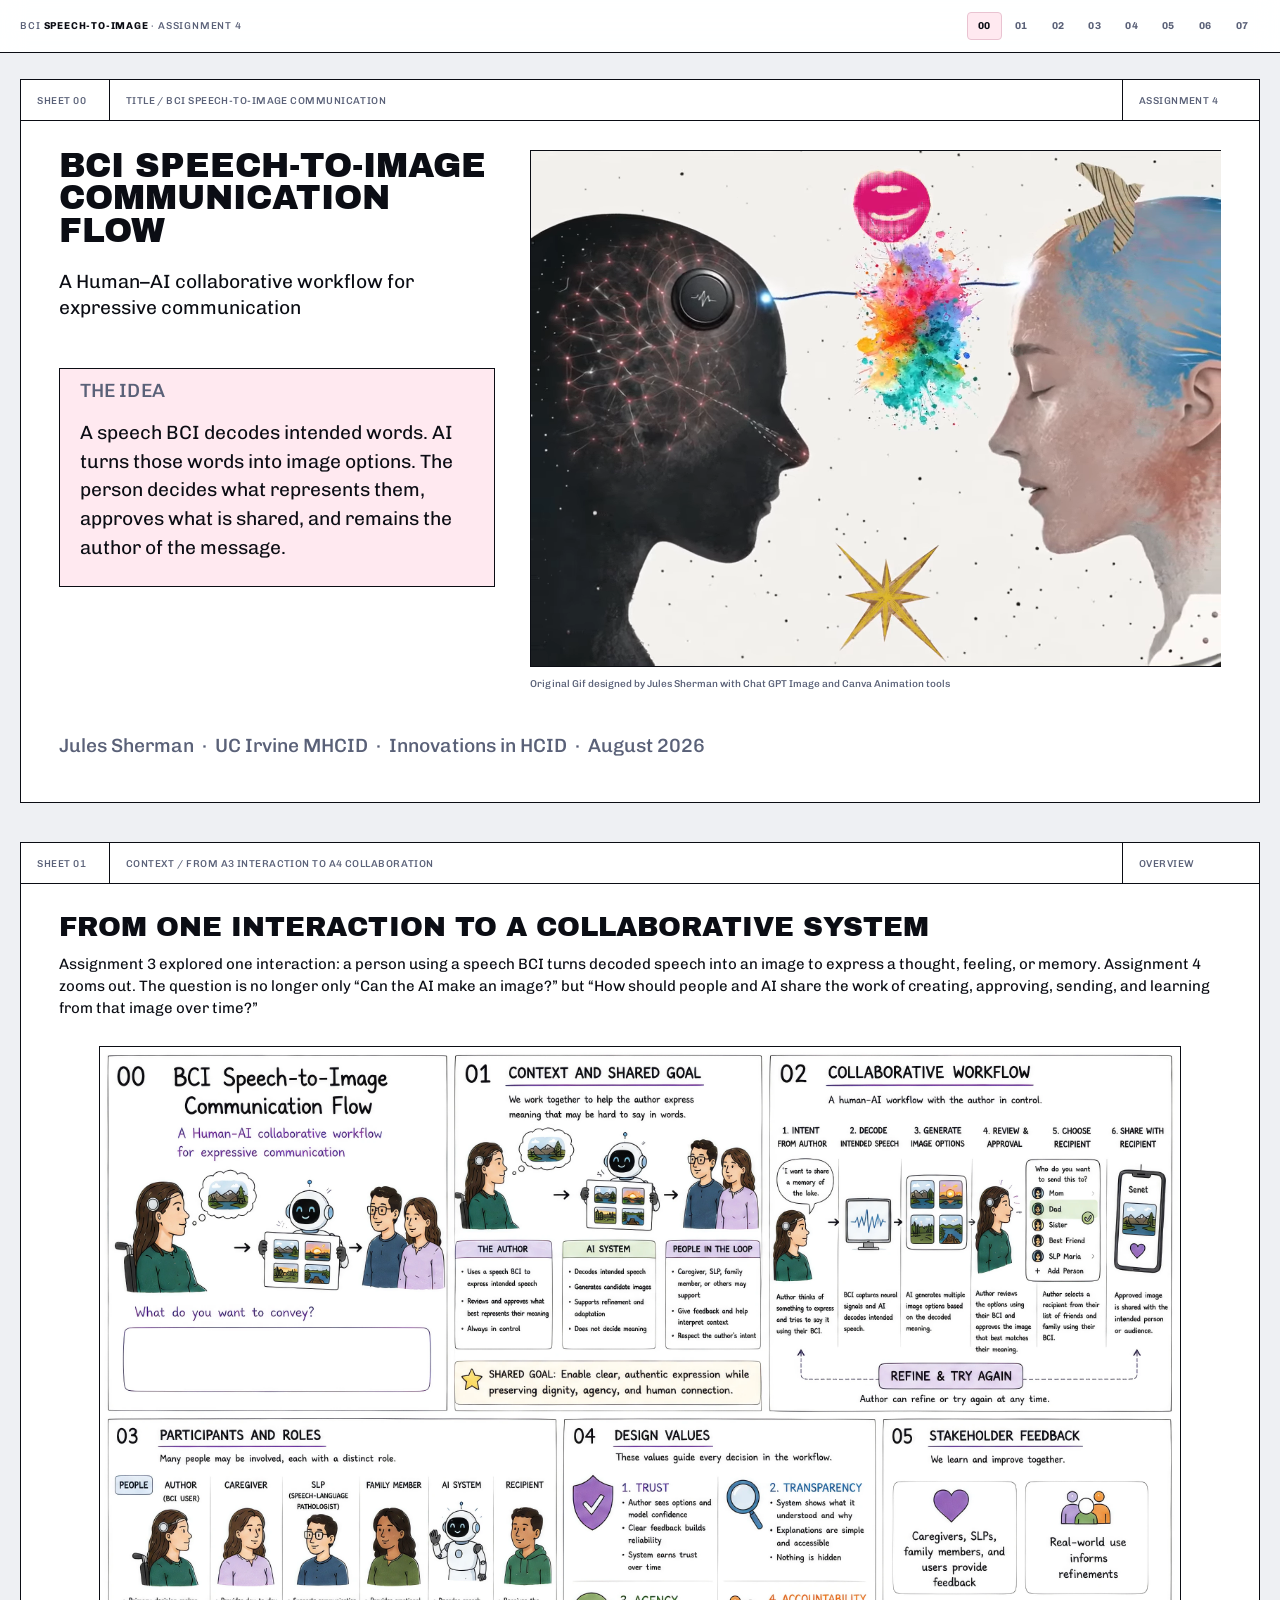
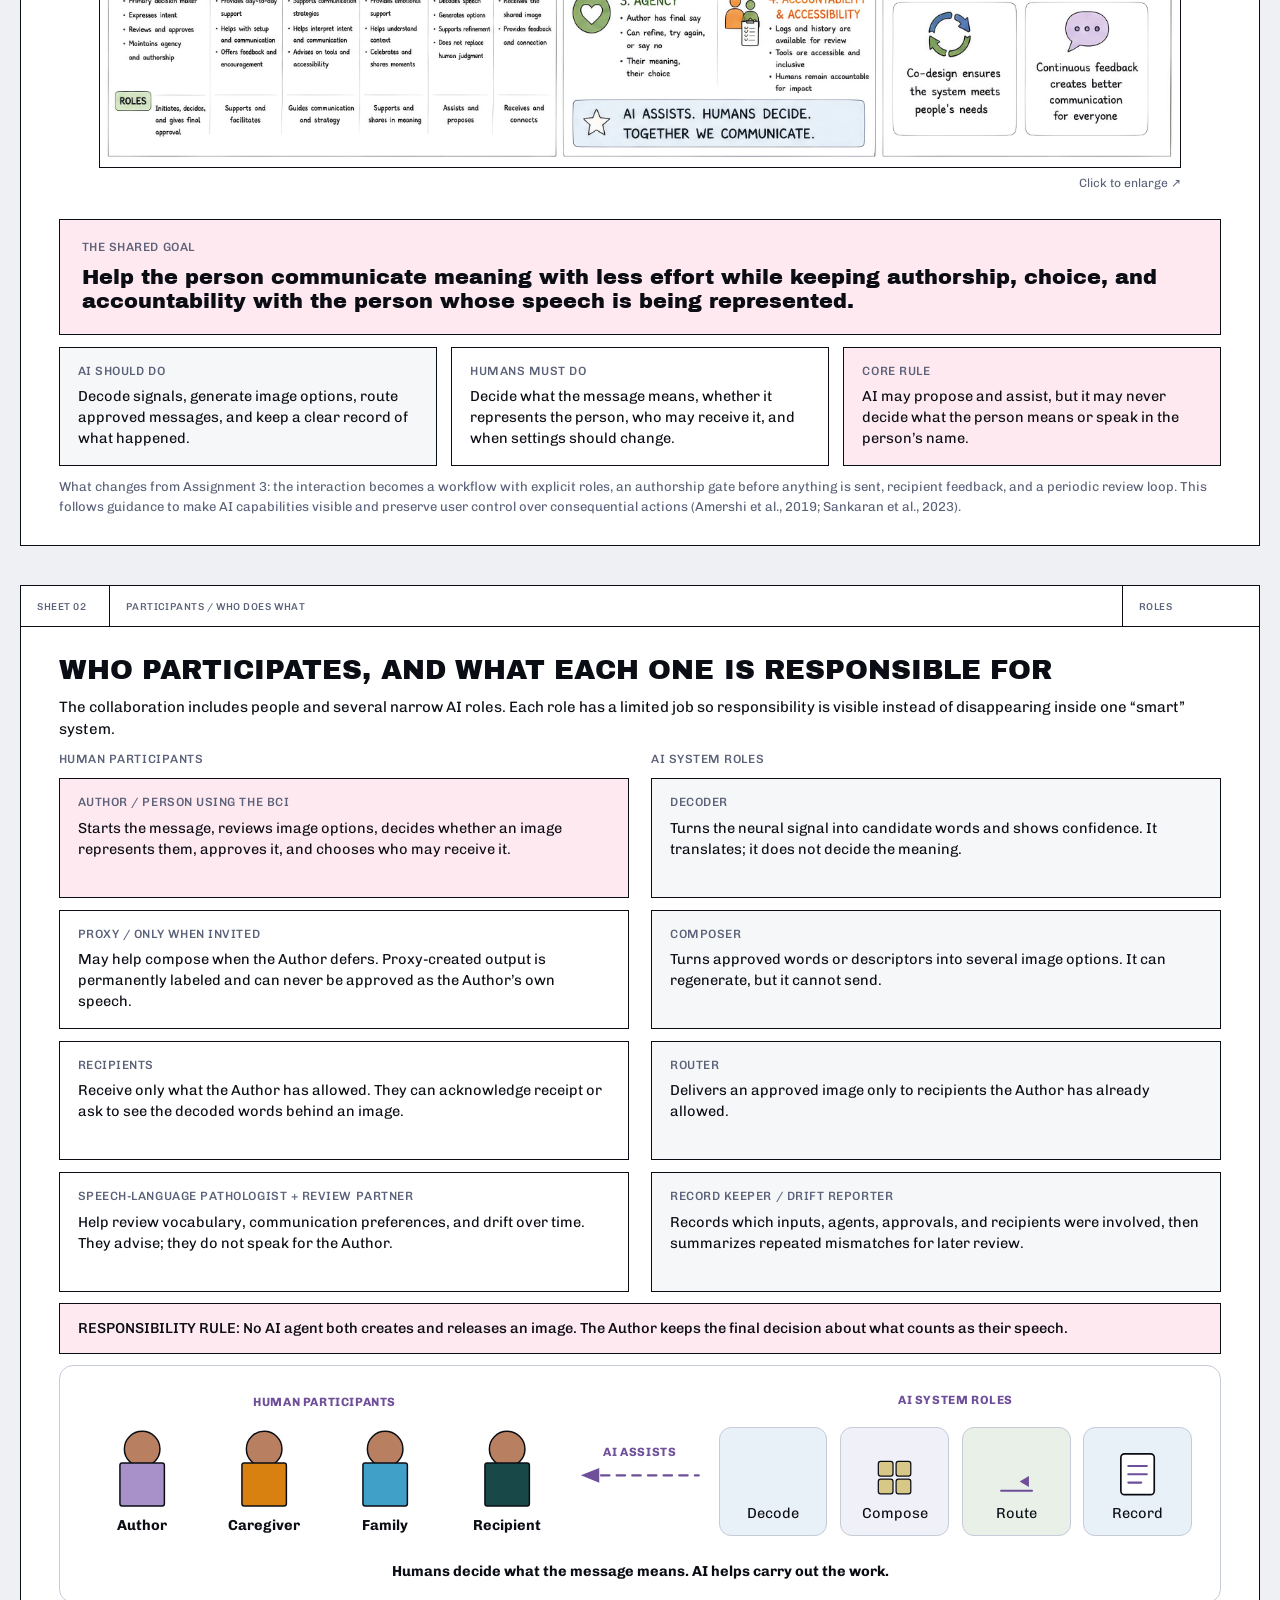
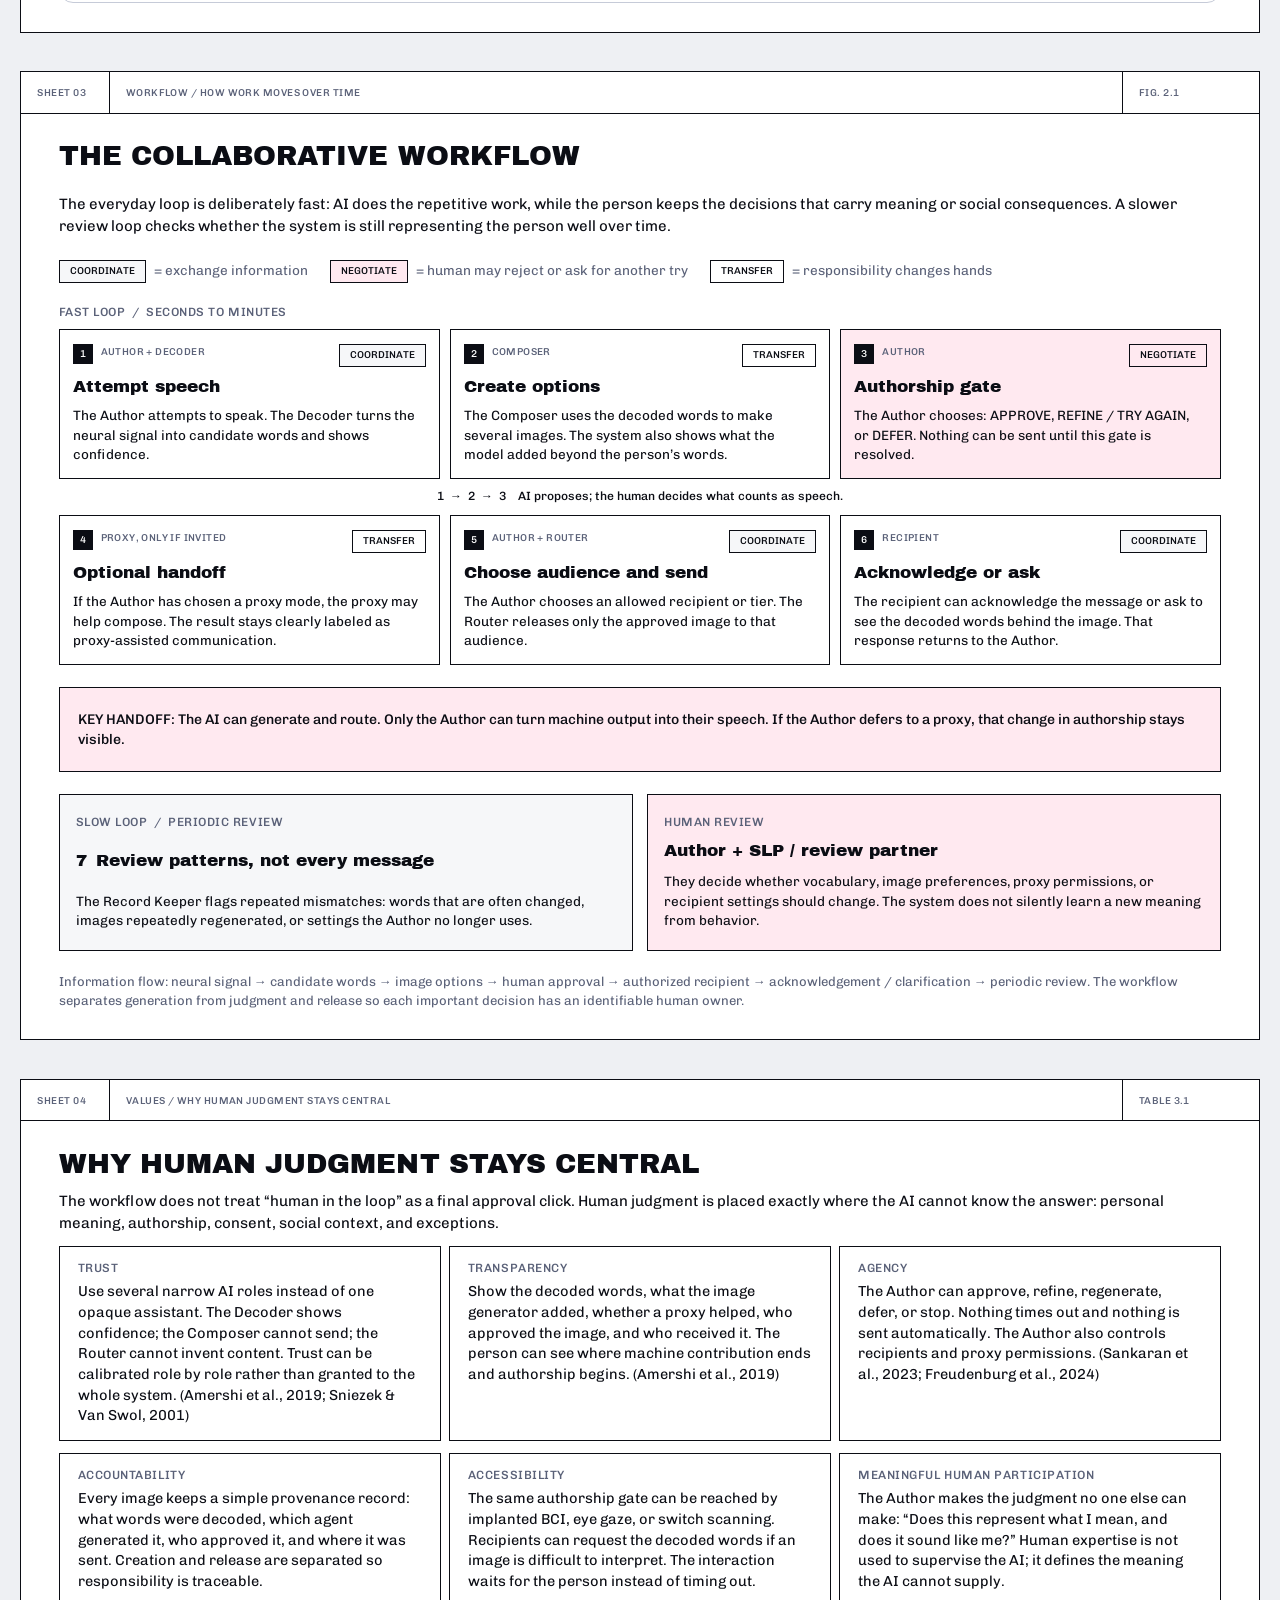
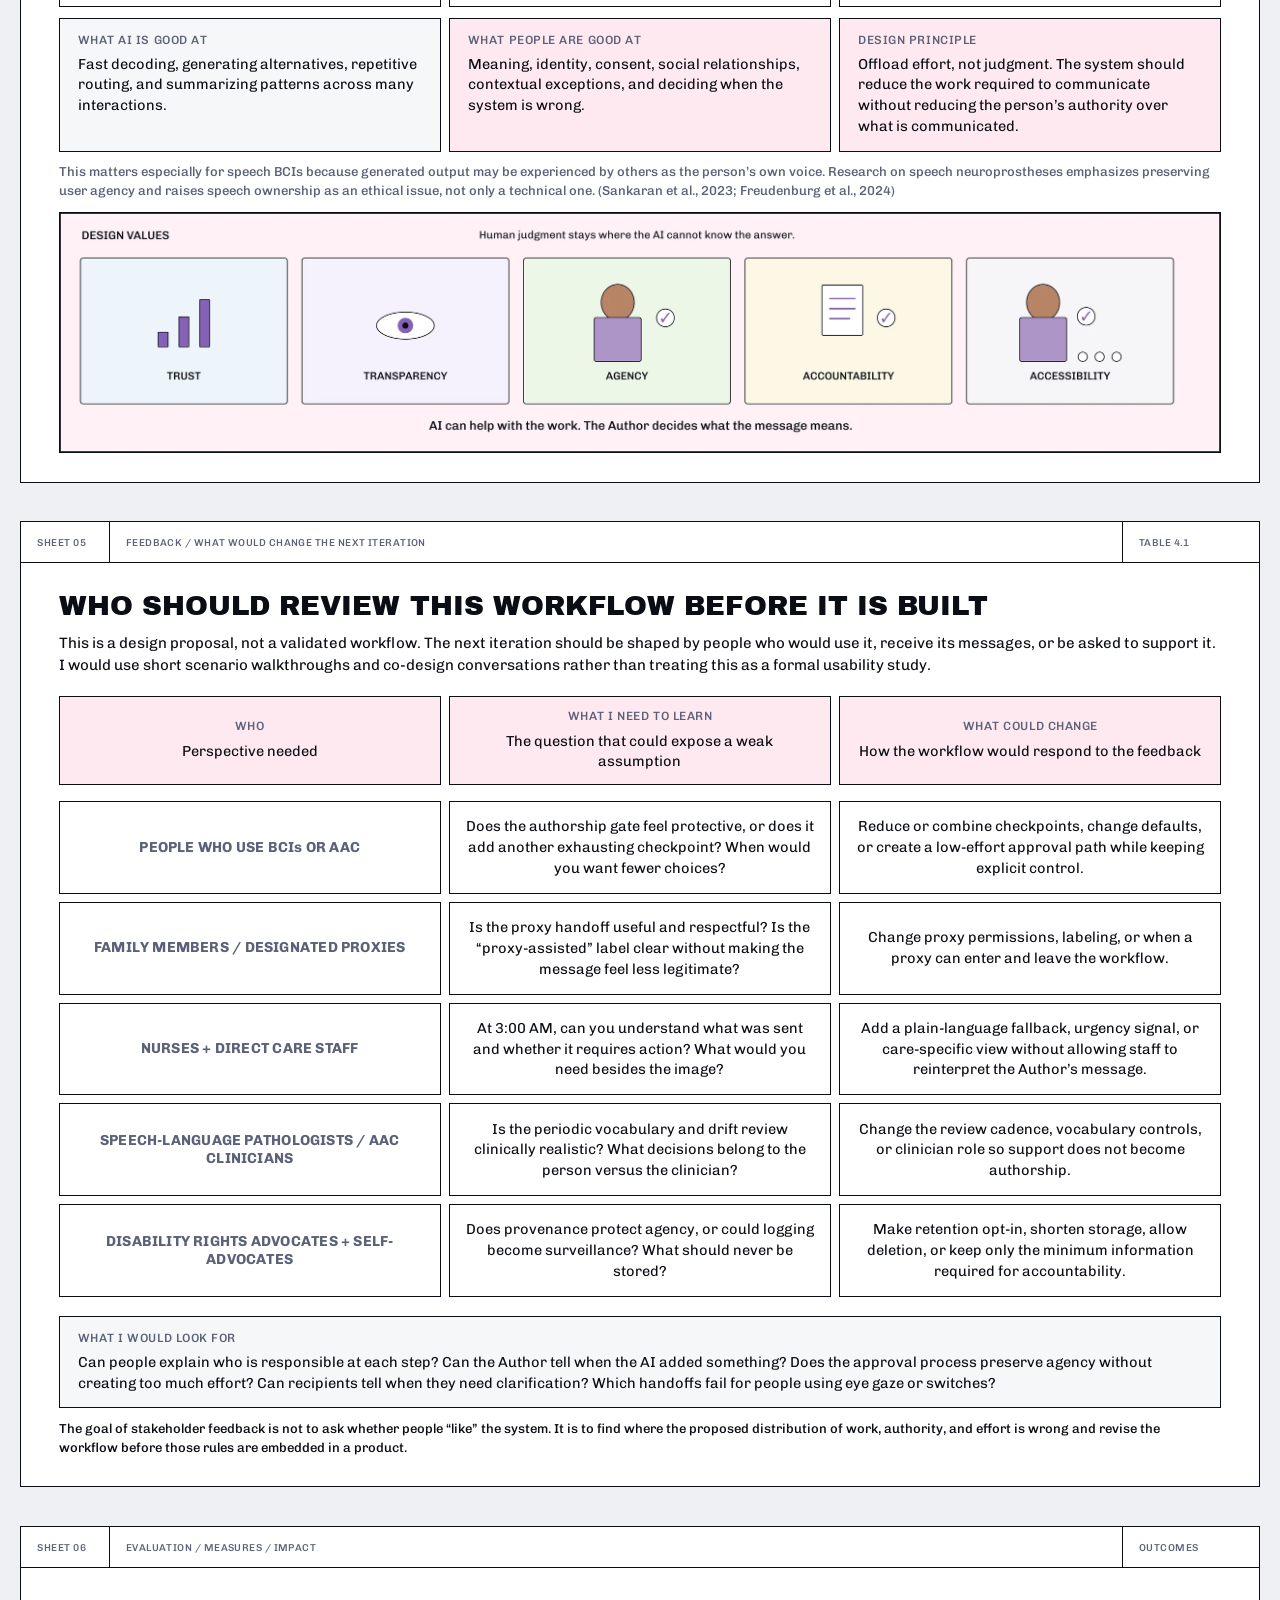
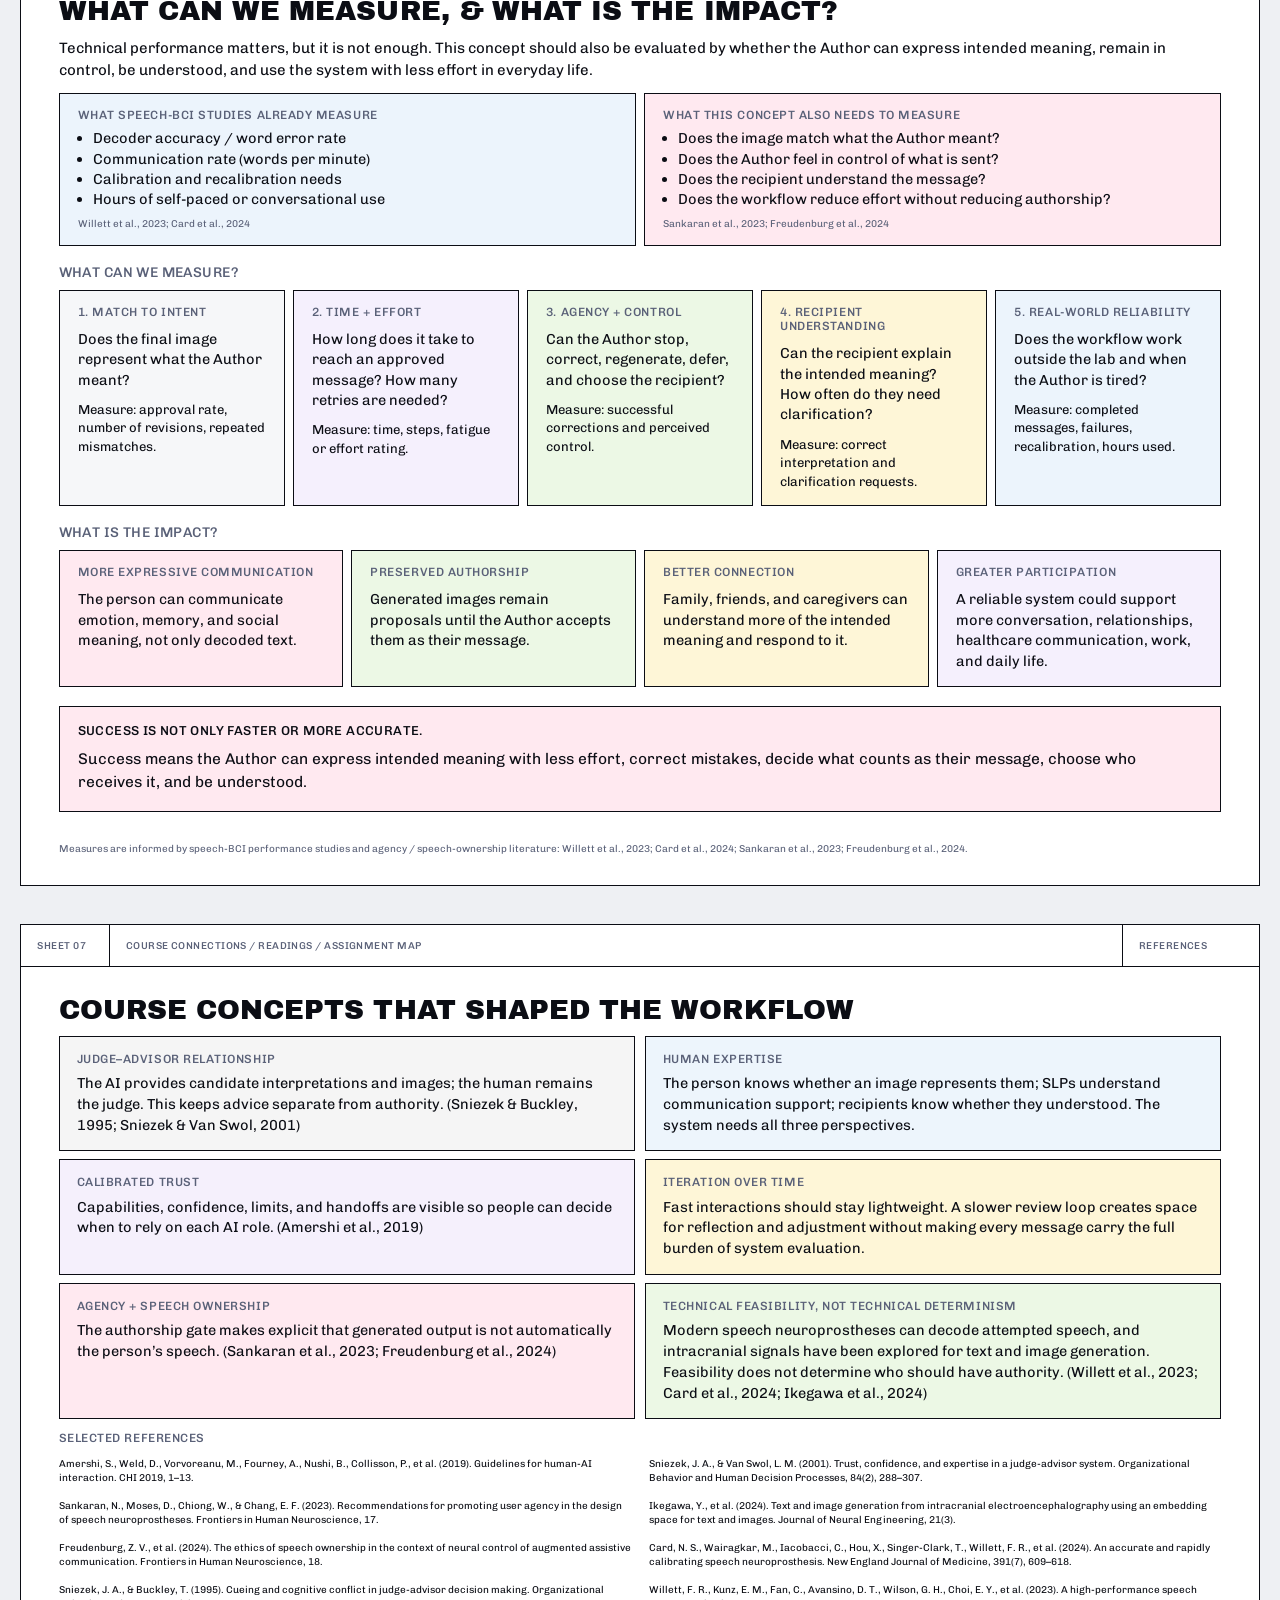
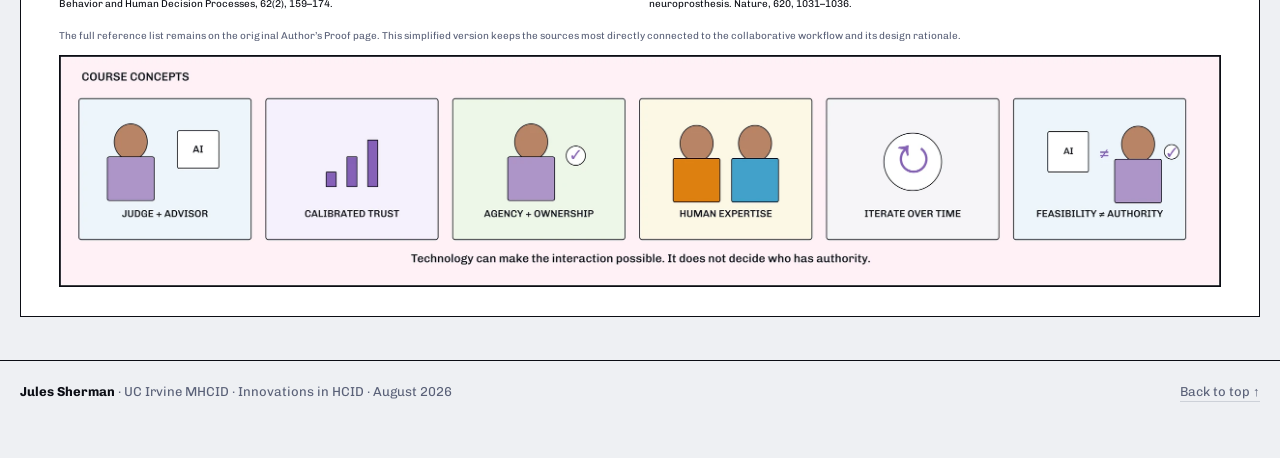
<file: index.html>
<!DOCTYPE html>
<html lang="en">
<head>
<meta charset="utf-8">
<meta name="viewport" content="width=device-width, initial-scale=1">
<title>BCI Speech-to-Image Communication Flow — Jules Sherman</title>
<meta name="description" content="A human-AI collaborative workflow for expressive communication. A speech BCI decodes intended words, AI turns them into image options, and the person remains the author of the message. Jules Sherman, UC Irvine MHCID, August 2026.">
<meta name="author" content="Jules Sherman">
<meta name="color-scheme" content="light">

<meta property="og:type" content="website">
<meta property="og:title" content="BCI Speech-to-Image Communication Flow">
<meta property="og:description" content="A human-AI collaborative workflow for expressive communication. Jules Sherman, UC Irvine MHCID.">
<meta property="og:url" content="https://bci-workflow.netlify.app/">
<meta property="og:image" content="https://bci-workflow.netlify.app/assets/bci-poster.jpg">
<meta property="og:image:alt" content="Two profile heads facing each other with colour, a bird, lips and stars passing between them.">
<meta name="twitter:card" content="summary_large_image">

<link rel="preload" href="assets/fonts/chivo-400.woff2" as="font" type="font/woff2" crossorigin>
<link rel="preload" href="assets/fonts/archivo-black-400.woff2" as="font" type="font/woff2" crossorigin>
<link rel="stylesheet" href="assets/sheets-v2.css">

<link rel="icon" href="data:image/svg+xml,<svg xmlns='http://www.w3.org/2000/svg' viewBox='0 0 100 100'><rect width='100' height='100' fill='%230b0d14'/><text y='73' x='50' text-anchor='middle' font-size='60' font-family='Helvetica,Arial' font-weight='bold' fill='%23fff'>B</text></svg>">

<style>
  /* ---- page chrome: navigation and footer around the sheets ---- */

  body { padding: 0; }

  .skip-link {
    position: absolute; left: -9999px; top: 0; z-index: 999;
    background: var(--ink); color: #fff; padding: 12px 18px;
    text-decoration: none; font-weight: 500;
  }
  .skip-link:focus { left: 8px; top: 8px; }

  .topbar {
    position: sticky; top: 0; z-index: 100;
    background: rgba(255,255,255,0.95);
    backdrop-filter: saturate(180%) blur(12px);
    -webkit-backdrop-filter: saturate(180%) blur(12px);
    border-bottom: var(--rule);
  }
  .topbar__inner {
    max-width: var(--maxw); margin: 0 auto;
    display: flex; align-items: center; gap: 18px;
    padding: 0 clamp(12px, 1.6vw, 22px); min-height: 52px;
  }
  .wordmark {
    font-size: var(--t-chrome); font-weight: 700; letter-spacing: 0.08em;
    text-transform: uppercase; color: var(--ink);
    text-decoration: none; white-space: nowrap;
    flex: 0 1 auto; min-width: 0; overflow: hidden; text-overflow: ellipsis;
  }
  .wordmark span { color: var(--muted); font-weight: 500; }

  /* a flex item will not shrink below its content unless min-width is
     cleared — without this the sheet numbers push the page sideways */
  .sheetnav { margin-left: auto; min-width: 0; flex: 0 1 auto; }
  .sheetnav ul {
    display: flex; gap: 2px; list-style: none; margin: 0; padding: 0;
    overflow-x: auto; scrollbar-width: none;
  }
  .sheetnav ul::-webkit-scrollbar { display: none; }
  .sheetnav a {
    display: block; padding: 6px 10px; border-radius: 4px;
    border: 1px solid transparent;
    font-size: var(--t-chrome); font-weight: 700; letter-spacing: 0.04em;
    color: var(--muted); text-decoration: none; white-space: nowrap;
  }
  .sheetnav a:hover { color: var(--ink); background: var(--panel); }
  .sheetnav a[aria-current="true"] {
    color: var(--ink); background: var(--pink); border-color: #e9c3d1;
  }
  .sheetnav .t { display: none; }

  main { padding: clamp(16px, 2vw, 30px) clamp(12px, 1.6vw, 22px) 4px; }

  .pagefoot {
    max-width: var(--maxw); margin: 0 auto;
    padding: 22px clamp(12px, 1.6vw, 22px) 56px;
    border-top: var(--rule);
    display: flex; flex-wrap: wrap; gap: 8px 26px; align-items: baseline;
    font-size: var(--t-foot); color: var(--muted);
  }
  .pagefoot strong { color: var(--ink); }
  .pagefoot .to-top {
    margin-left: auto; color: var(--muted); text-decoration: none;
    border-bottom: 1px solid var(--line, #cdd1d8);
  }
  .pagefoot .to-top:hover { color: var(--ink); }

  @media (max-width: 700px) {
    .wordmark { font-size: 10px; }
    .topbar__inner { gap: 10px; }
  }
</style>
</head>

<body>
<a class="skip-link" href="#sheet-00">Skip to the sheets</a>

<header class="topbar">
  <div class="topbar__inner">
    <a class="wordmark" href="#top"><span class="keepcase">BCI</span> Speech-to-Image <span>&middot; Assignment 4</span></a>
    <nav class="sheetnav" aria-label="Sheets">
      <ul>
      <li><a href="#sheet-00"><span class="n">00</span><span class="t">Title</span></a></li>
      <li><a href="#sheet-01"><span class="n">01</span><span class="t">Context and shared goal</span></a></li>
      <li><a href="#sheet-02"><span class="n">02</span><span class="t">Participants and roles</span></a></li>
      <li><a href="#sheet-03"><span class="n">03</span><span class="t">Collaborative workflow</span></a></li>
      <li><a href="#sheet-04"><span class="n">04</span><span class="t">Design values</span></a></li>
      <li><a href="#sheet-05"><span class="n">05</span><span class="t">Stakeholder feedback</span></a></li>
      <li><a href="#sheet-06"><span class="n">06</span><span class="t">Measures and impact</span></a></li>
      <li><a href="#sheet-07"><span class="n">07</span><span class="t">Course connections and references</span></a></li>
      </ul>
    </nav>
  </div>
</header>

<main>

<h1 class="sr-only" id="top">BCI speech-to-image communication flow &mdash; a human&ndash;AI collaborative workflow for expressive communication. Jules Sherman, UC Irvine MHCID, August 2026. Eight sheets.</h1>

<!-- ==================== Sheet 00 — Title ==================== -->
<style>
/* ---- Sheet 00 — title page ------------------------------------------
   Figma frame 1600x1100. Left column x=62 w=560, right column x=665
   w=887 (the video), gutter 43. Title 46px Archivo Black, subtitle /
   panel text / byline 24px Chivo, caption 12px. Every selector is
   scoped to #sheet-00.                                               */

#sheet-00 .s00-cols {
  display: grid;
  grid-template-columns: minmax(0, 560fr) minmax(0, 887fr);
  gap: clamp(16px, 2.7vw, 43px);
  align-items: start;
}

#sheet-00 .s00-left {
  display: flex;
  flex-direction: column;
  gap: clamp(12px, 1.4vw, 22px);
  min-width: 0;
}

/* the title on this sheet is far larger than on the other sheets */
#sheet-00 .sheet__title {
  font-size: clamp(22px, 2.66vw, 43px);
  line-height: 0.96;
  letter-spacing: 0;
  /* Archivo Black overshoots a 0.96 line box by ~2px; reserve room so
     nothing is ever cut off at the bottom of the block */
  padding-bottom: max(3px, 0.08em);
}

#sheet-00 .s00-sub {
  margin: 0;
  font-size: clamp(16px, 1.5vw, 24px);
  line-height: 1.35;
  color: var(--ink);
}

/* Figma: 59px between the subtitle and the pink panel */
#sheet-00 .s00-idea {
  margin-top: clamp(6px, 2.3vw, 37px);
  padding: clamp(11px, 0.88vw, 14px) clamp(14px, 1.56vw, 25px) clamp(16px, 1.8vw, 29px);
}
#sheet-00 .s00-idea .panel__label {
  margin-bottom: clamp(9px, 1.38vw, 22px);
  font-size: clamp(15px, 1.5vw, 24px);
  line-height: 1.1;
  letter-spacing: 0.01em;
}
#sheet-00 .s00-idea .panel__body {
  font-size: clamp(15px, 1.5vw, 24px);
  line-height: 1.5;
}

/* ---- the animation, 887 x 664 in the Figma frame ---- */
#sheet-00 .film { margin: 0; min-width: 0; }
#sheet-00 .film video {
  display: block;
  width: 100%;
  height: auto;
  aspect-ratio: 887 / 664;
  object-fit: cover;
  border: var(--rule);
  background: var(--paper);
}
#sheet-00 .film figcaption {
  margin-top: clamp(8px, 0.81vw, 13px);
  font-size: var(--t-chrome);
  font-weight: 500;
  line-height: 1.3;
  color: var(--muted);
}

#sheet-00 .s00-byline {
  margin: clamp(14px, 2.5vw, 40px) 0 clamp(4px, 1.2vw, 20px);
  font-size: clamp(14px, 1.5vw, 24px);
  font-weight: 500;
  line-height: 1.25;
  color: var(--muted);
  white-space: pre-wrap;
}

@media (max-width: 860px) {
  #sheet-00 .s00-cols { grid-template-columns: 1fr; }
}
</style>

<section class="sheet" id="sheet-00" aria-labelledby="s00-title">
  <div class="sheet__head">
    <span class="is-num">Sheet 00</span>
    <span class="is-topic">Title / <span class="keepcase">BCI</span> speech-to-image communication</span>
    <span class="is-tag">Assignment 4</span>
  </div>

  <div class="sheet__body">
    <div class="s00-cols">
      <div class="s00-left">
        <h2 class="sheet__title" id="s00-title"><span class="keepcase">BCI</span> speech-to-image communication flow</h2>

        <p class="s00-sub">A Human&ndash;<span class="keepcase">AI</span> collaborative workflow for expressive communication</p>

        <div class="panel panel--pink s00-idea">
          <h3 class="panel__label">The idea</h3>
          <p class="panel__body">A speech <span class="keepcase">BCI</span> decodes intended words. <span class="keepcase">AI</span> turns those words into image options. The person decides what represents them, approves what is shared, and remains the author of the message.</p>
        </div>
      </div>

      <figure class="film">
        <video poster="assets/bci-poster.jpg" autoplay muted loop playsinline preload="metadata"
               aria-label="Two profile heads face each other. The left head is dark, lit by a glowing neural network, with a circular sensor on the temple; the right head is pale, coloured in blue and rust. Passing between them is a burst of rainbow watercolour, bright pink lips, a paper bird and gold stars &mdash; a thought travelling from one person to the other as an image.">
          <source src="assets/bci-animation.mp4" type="video/mp4">
          <source src="assets/bci-animation.webm" type="video/webm">
        </video>
        <figcaption>Original Gif designed by Jules Sherman with Chat GPT Image and Canva Animation tools</figcaption>
      </figure>
    </div>

    <p class="s00-byline">Jules Sherman  &middot;  UC Irvine <span class="keepcase">MHCID</span>  &middot;  Innovations in <span class="keepcase">HCID</span>  &middot;  August 2026</p>
  </div>
</section>

<!-- ==================== Sheet 01 — Context and shared goal ==================== -->
<style>
/* ------------------------------------------------------------------
   Sheet 01 — CONTEXT AND SHARED GOAL
   Every selector is scoped to #sheet-01 so nothing leaks into a
   sibling sheet. Values come from the Figma frame 184:3.
   ------------------------------------------------------------------ */

/* the storyboard illustration. The figure, its zoom link, its caption
   and the magnifying lens are all styled in sheets.css now, because
   Sheets 04 and 07 use exactly the same treatment. */
#sheet-01 .fig img { display: block; width: 100%; height: auto; }

/* the pink "shared goal" panel — Figma pads it 20px/22px and sets the
   statement in Archivo Black 26px/1.18 rather than body Chivo */
#sheet-01 .goal { padding: 20px 22px; }
#sheet-01 .goal .panel__label { margin-bottom: 10px; }
#sheet-01 .goal__statement {
  margin: 0;
  font-family: "Archivo Black", "Arial Black", sans-serif;
  font-weight: 400;
  font-size: clamp(17px, 1.63vw, 26px);
  line-height: 1.18;
}

/* the three label/description boxes — a description list laid out as
   three equal columns. No fixed height: the boxes are grid siblings so
   they already match, and text can grow without clipping. */
#sheet-01 .split {
  margin: 0;
  display: grid;
  grid-template-columns: repeat(3, minmax(0, 1fr));
  gap: clamp(10px, 1.13vw, 18px);
}
#sheet-01 .split > div {
  display: flex;
  flex-direction: column;
  gap: 8px;
  border: var(--rule);
  background: var(--panel);
  padding: 16px 18px;
}
#sheet-01 .split > .is-paper { background: var(--paper); }
#sheet-01 .split > .is-pink  { background: var(--pink); }
#sheet-01 .split dt {
  font-size: clamp(12px, 0.88vw, 14px);
  font-weight: 500;
  letter-spacing: 0.045em;
  line-height: 1.2;
  text-transform: uppercase;
  color: var(--muted);
}
#sheet-01 .split dd {
  margin: 0;
  font-size: clamp(14.5px, 1vw, 16px);
  line-height: 1.45;
}

/* Figma sets the closing note in regular weight at 15px */
#sheet-01 .sheet__note--quiet {
  font-weight: 400;
  font-size: clamp(13px, 0.94vw, 15px);
  line-height: 1.5;
}

@media (max-width: 860px) {
  #sheet-01 .split { grid-template-columns: minmax(0, 1fr); }
}

</style>

<section class="sheet" id="sheet-01" aria-labelledby="s01-title">
  <div class="sheet__head">
    <span class="is-num">Sheet 01</span>
    <span class="is-topic">Context / from <span class="keepcase">A3</span> interaction to <span class="keepcase">A4</span> collaboration</span>
    <span class="is-tag">Overview</span>
  </div>

  <div class="sheet__body">
    <h2 class="sheet__title" id="s01-title">From one interaction to a collaborative system</h2>

    <p class="sheet__intro">Assignment 3 explored one interaction: a person using a speech BCI turns decoded speech into an image to express a thought, feeling, or memory. Assignment 4 zooms out. The question is no longer only &ldquo;Can the AI make an image?&rdquo; but &ldquo;How should people and AI share the work of creating, approving, sending, and learning from that image over time?&rdquo;</p>

    <figure class="fig">
      <a class="zoom" href="assets/fig/fig-01-storyboard-v2.webp" aria-label="Enlarge the storyboard">
        <img src="assets/fig/fig-01-storyboard-v2.webp" width="3072" height="2048" loading="lazy" alt="Hand-drawn storyboard of six panels numbered 00 to 05 that tells the whole project as a sequence. Panel 00 is the title page, &lsquo;BCI Speech-to-Image Communication Flow &mdash; a human-AI collaborative workflow for expressive communication&rsquo;, drawn as an author in a wheelchair wearing a BCI headset picturing a lake, a friendly robot holding up four candidate images, and two people receiving them, under the question &lsquo;What do you want to convey?&rsquo;. Panel 01, Context and shared goal, sorts the participants into three boxes &mdash; the author (uses a speech BCI, reviews and approves what best represents their meaning, always in control), the AI system (decodes intended speech, generates candidate images, does not decide meaning), and people in the loop (caregiver, SLP or family who give feedback, help interpret context and respect the author&rsquo;s intent) &mdash; and closes on a starred shared goal: enable clear, authentic expression while preserving dignity, agency and human connection. Panel 02, Collaborative workflow, is the part only the picture carries: six steps run left to right &mdash; 1 intent from author, 2 decode intended speech, 3 generate image options, 4 review and approval, 5 choose recipient, 6 share with recipient &mdash; drawn as a speech bubble saying &lsquo;I want to share a memory of the lake&rsquo;, a monitor showing a neural waveform, a grid of four generated landscapes, the author approving one, a contact picker listing Mom, Dad, Sister, Best Friend and SLP Maria with Dad selected, and a phone showing the sent image; a dashed &lsquo;refine and try again&rsquo; loop runs from the last step back to the first, so the author can restart at any time. Panel 03, Participants and roles, is a six-column chart &mdash; author (BCI user), caregiver, SLP, family member, AI system and recipient &mdash; each with a portrait, a list of responsibilities, and a one-line summary of the role. Panel 04, Design values, pairs four icons with 1 trust, 2 transparency, 3 agency, and 4 accountability and accessibility, ending on the banner &lsquo;AI assists. Humans decide. Together we communicate.&rsquo; Panel 05, Stakeholder feedback, holds four cards: caregivers, SLPs, family members and users provide feedback; real-world use informs refinements; co-design ensures the system meets people&rsquo;s needs; continuous feedback creates better communication for everyone. Much of this wording is repeated as text on the sheets that follow; what the drawing adds is the numbered narrative order and the visual chain of the six workflow steps with its refinement loop.">
      </a>
      <figcaption><a href="assets/fig/fig-01-storyboard-v2.webp" target="_blank" rel="noopener">Click to enlarge &#8599;</a></figcaption>
    </figure>

    <div class="panel panel--pink goal">
      <h3 class="panel__label">The shared goal</h3>
      <p class="goal__statement">Help the person communicate meaning with less effort while keeping authorship, choice, and accountability with the person whose speech is being represented.</p>
    </div>

    <dl class="split">
      <div>
        <dt><span class="keepcase">AI</span> should do</dt>
        <dd>Decode signals, generate image options, route approved messages, and keep a clear record of what happened.</dd>
      </div>
      <div class="is-paper">
        <dt>Humans must do</dt>
        <dd>Decide what the message means, whether it represents the person, who may receive it, and when settings should change.</dd>
      </div>
      <div class="is-pink">
        <dt>Core rule</dt>
        <dd>AI may propose and assist, but it may never decide what the person means or speak in the person&rsquo;s name.</dd>
      </div>
    </dl>

    <p class="sheet__note sheet__note--quiet">What changes from Assignment 3: the interaction becomes a workflow with explicit roles, an authorship gate before anything is sent, recipient feedback, and a periodic review loop. This follows guidance to make AI capabilities visible and preserve user control over consequential actions (Amershi et al., 2019; Sankaran et al., 2023).</p>
  </div>
</section>

<!-- ==================== Sheet 02 — Participants and roles ==================== -->
<style>
/* Sheet 02 — two parallel columns of role / responsibility pairs.
   Every selector is scoped to #sheet-02 so nothing leaks to other sheets.
   Figma: columns gap 22px, boxes gap 12px, box padding 16px 18px,
   label-to-body gap 8px. The four boxes in each column share one height
   (the Figma file forces the short ROUTER box to match), which is why the
   two lists are equal-row grids inside stretched flex columns. */

#sheet-02 .roles {
  display: flex;
  align-items: stretch;
  gap: 22px;
}

#sheet-02 .roles__col {
  flex: 1 1 0;
  min-width: 0;
  display: flex;
  flex-direction: column;
  gap: 12px;
}

#sheet-02 .roles__head {
  margin: 0;
  font-size: var(--t-label);
  font-weight: 500;
  letter-spacing: 0.045em;
  line-height: 1.2;
  text-transform: uppercase;
  color: var(--muted);
}

/* equal rows, but each row can still grow past its share, so text
   never clips when it wraps to more lines */
#sheet-02 .roles__list {
  margin: 0;
  flex: 1 1 auto;
  display: grid;
  grid-template-rows: repeat(4, 1fr);
  gap: 12px;
}

#sheet-02 .role { padding: 16px 18px; }
#sheet-02 .role .panel__label { margin-bottom: 8px; }
#sheet-02 .role .panel__body { line-height: 1.45; }

#sheet-02 .rule-band .panel__body {
  font-weight: 500;
  line-height: 1.4;
}
#sheet-02 .rule-band .rule__lead { text-transform: uppercase; }

/* ---- participants / AI roles diagram ----------------------------
   Rebuilt from the Figma illustration as real markup so the two group
   labels can sit centred over their own group, the "AI assists" arrow
   can be drawn cleanly, and the words are readable by a screen reader
   instead of being locked inside a picture.
   Colours sampled from the original artwork.                        */

#sheet-02 .rolesviz {
  --s2-skin:      #b88060;
  --s2-author:    #a890c8;
  --s2-caregiver: #d88010;
  --s2-family:    #40a0c8;
  --s2-recipient: #184848;
  --s2-purple:    #6f4f99;
  --s2-decode:    #e8f0f8;
  --s2-compose:   #f0f0f8;
  --s2-route:     #e8f0e8;
  --s2-record:    #e8f0f8;
  --s2-tile:      #d8c888;
  --s2-boxline:   #c6cbd8;

  margin: 0;
  border: 1px solid var(--s2-boxline);
  border-radius: 14px;
  padding: clamp(16px, 2vw, 30px) clamp(14px, 2.2vw, 34px) clamp(14px, 1.6vw, 24px);
  background: var(--paper);
}

#sheet-02 .rv {
  display: grid;
  grid-template-columns: 1fr clamp(84px, 11%, 150px) 1fr;
  align-items: center;
  gap: clamp(8px, 1.4vw, 22px);
}

/* the label sits over its own group and is centred on it */
#sheet-02 .rv__head {
  margin: 0 0 clamp(10px, 1.4vw, 20px);
  text-align: center;
  font-size: var(--t-label);
  font-weight: 700;
  letter-spacing: 0.05em;
  text-transform: uppercase;
  color: var(--s2-purple);
}

#sheet-02 .rv__row {
  list-style: none;
  margin: 0;
  padding: 0;
  display: grid;
  grid-template-columns: repeat(4, 1fr);
  gap: clamp(6px, 1vw, 16px);
  align-items: end;
}

/* --- people --- */

#sheet-02 .rv__person {
  display: flex;
  flex-direction: column;
  align-items: center;
  gap: 8px;
}
#sheet-02 .rv__fig {
  display: block;
  width: clamp(42px, 4.4vw, 72px);
  height: auto;
}
#sheet-02 .rv__name {
  font-size: var(--t-body);
  font-weight: 700;
  text-align: center;
  line-height: 1.2;
}

/* --- AI role boxes --- */

#sheet-02 .rv__box {
  border: 1px solid var(--s2-boxline);
  border-radius: 12px;
  background: var(--boxbg, var(--s2-decode));
  aspect-ratio: 1 / 1;
  display: flex;
  flex-direction: column;
  align-items: center;
  justify-content: flex-end;
  gap: 8px;
  padding: clamp(8px, 1vw, 16px);
  text-align: center;
}
#sheet-02 .rv__box--decode  { --boxbg: var(--s2-decode); }
#sheet-02 .rv__box--compose { --boxbg: var(--s2-compose); }
#sheet-02 .rv__box--route   { --boxbg: var(--s2-route); }
#sheet-02 .rv__box--record  { --boxbg: var(--s2-record); }

#sheet-02 .rv__glyph {
  display: block;
  width: clamp(26px, 2.9vw, 48px);
  height: auto;
  margin-top: auto;
}
#sheet-02 .rv__box .rv__name { font-weight: 400; }

/* --- the connector --- */

#sheet-02 .rv__link {
  margin: 0;
  display: flex;
  flex-direction: column;
  align-items: center;
  gap: 7px;
}
#sheet-02 .rv__linktext {
  font-size: var(--t-label);
  font-weight: 700;
  letter-spacing: 0.05em;
  text-transform: uppercase;
  color: var(--s2-purple);
  white-space: nowrap;
}
#sheet-02 .rv__arrow { display: block; width: 100%; height: auto; }

#sheet-02 .rv__caption {
  margin: clamp(16px, 2vw, 30px) 0 0;
  text-align: center;
  font-weight: 700;
  line-height: 1.4;
}

/* Two separate arrows rather than one rotated one: a rotated SVG keeps its
   original footprint in the layout, so it slides over the text next to it. */
#sheet-02 .rv__arrow--down { display: none; }

@media (max-width: 860px) {
  #sheet-02 .rv { grid-template-columns: 1fr; gap: 4px; }
  #sheet-02 .rv__link { padding: 4px 0 10px; gap: 8px; }
  #sheet-02 .rv__arrow--across { display: none; }
  #sheet-02 .rv__arrow--down {
    display: block;
    width: 16px;
    height: clamp(40px, 8vw, 62px);
  }
  /* square boxes get very tall once they are two-up, so let them shrink */
  #sheet-02 .rv__box {
    aspect-ratio: auto;
    min-height: clamp(96px, 22vw, 150px);
  }
  #sheet-02 .rv__glyph { margin-top: 0; }
}

@media (max-width: 520px) {
  #sheet-02 .rv__row { grid-template-columns: repeat(2, 1fr); gap: 14px 12px; }
}

@media (max-width: 860px) {
  #sheet-02 .roles { flex-direction: column; gap: 18px; }
  #sheet-02 .roles__list { display: flex; flex-direction: column; }
}

</style>

<section class="sheet" id="sheet-02" aria-labelledby="s02-title">
  <div class="sheet__head">
    <span class="is-num">Sheet 02</span>
    <span class="is-topic">Participants / who does what</span>
    <span class="is-tag">Roles</span>
  </div>

  <div class="sheet__body">
    <h2 class="sheet__title" id="s02-title">Who participates, and what each one is responsible for</h2>

    <p class="sheet__intro">The collaboration includes people and several narrow AI roles. Each role has a limited job so responsibility is visible instead of disappearing inside one &ldquo;smart&rdquo; system.</p>

    <div class="roles">
      <div class="roles__col">
        <h3 class="roles__head" id="s02-human">Human participants</h3>
        <dl class="roles__list" aria-labelledby="s02-human">
          <div class="panel panel--pink role">
            <dt class="panel__label">Author / person using the <span class="keepcase">BCI</span></dt>
            <dd class="panel__body">Starts the message, reviews image options, decides whether an image represents them, approves it, and chooses who may receive it.</dd>
          </div>
          <div class="panel panel--paper role">
            <dt class="panel__label">Proxy / only when invited</dt>
            <dd class="panel__body">May help compose when the Author defers. Proxy-created output is permanently labeled and can never be approved as the Author&rsquo;s own speech.</dd>
          </div>
          <div class="panel panel--paper role">
            <dt class="panel__label">Recipients</dt>
            <dd class="panel__body">Receive only what the Author has allowed. They can acknowledge receipt or ask to see the decoded words behind an image.</dd>
          </div>
          <div class="panel panel--paper role">
            <dt class="panel__label">Speech-language pathologist + review partner</dt>
            <dd class="panel__body">Help review vocabulary, communication preferences, and drift over time. They advise; they do not speak for the Author.</dd>
          </div>
        </dl>
      </div>

      <div class="roles__col">
        <h3 class="roles__head" id="s02-ai"><span class="keepcase">AI</span> system roles</h3>
        <dl class="roles__list" aria-labelledby="s02-ai">
          <div class="panel role">
            <dt class="panel__label">Decoder</dt>
            <dd class="panel__body">Turns the neural signal into candidate words and shows confidence. It translates; it does not decide the meaning.</dd>
          </div>
          <div class="panel role">
            <dt class="panel__label">Composer</dt>
            <dd class="panel__body">Turns approved words or descriptors into several image options. It can regenerate, but it cannot send.</dd>
          </div>
          <div class="panel role">
            <dt class="panel__label">Router</dt>
            <dd class="panel__body">Delivers an approved image only to recipients the Author has already allowed.</dd>
          </div>
          <div class="panel role">
            <dt class="panel__label">Record keeper / drift reporter</dt>
            <dd class="panel__body">Records which inputs, agents, approvals, and recipients were involved, then summarizes repeated mismatches for later review.</dd>
          </div>
        </dl>
      </div>
    </div>

    <div class="panel panel--pink rule-band">
      <p class="panel__body"><span class="rule__lead">Responsibility rule:</span> No AI agent both creates and releases an image. The Author keeps the final decision about what counts as their speech.</p>
    </div>

    <figure class="rolesviz">
      <div class="rv">
        <div class="rv__side">
          <p class="rv__head">Human participants</p>
          <ul class="rv__row rv__row--people">
          <li class="rv__person">
            <svg class="rv__fig" viewBox="0 0 76 108" aria-hidden="true" focusable="false">
              <circle cx="38" cy="27" r="24" fill="var(--s2-skin)" stroke="var(--ink)" stroke-width="2"/>
              <rect x="8" y="46" width="60" height="58" rx="3" fill="var(--s2-author)" stroke="var(--ink)" stroke-width="2"/>
            </svg>
            <span class="rv__name">Author</span>
          </li>
          <li class="rv__person">
            <svg class="rv__fig" viewBox="0 0 76 108" aria-hidden="true" focusable="false">
              <circle cx="38" cy="27" r="24" fill="var(--s2-skin)" stroke="var(--ink)" stroke-width="2"/>
              <rect x="8" y="46" width="60" height="58" rx="3" fill="var(--s2-caregiver)" stroke="var(--ink)" stroke-width="2"/>
            </svg>
            <span class="rv__name">Caregiver</span>
          </li>
          <li class="rv__person">
            <svg class="rv__fig" viewBox="0 0 76 108" aria-hidden="true" focusable="false">
              <circle cx="38" cy="27" r="24" fill="var(--s2-skin)" stroke="var(--ink)" stroke-width="2"/>
              <rect x="8" y="46" width="60" height="58" rx="3" fill="var(--s2-family)" stroke="var(--ink)" stroke-width="2"/>
            </svg>
            <span class="rv__name">Family</span>
          </li>
          <li class="rv__person">
            <svg class="rv__fig" viewBox="0 0 76 108" aria-hidden="true" focusable="false">
              <circle cx="38" cy="27" r="24" fill="var(--s2-skin)" stroke="var(--ink)" stroke-width="2"/>
              <rect x="8" y="46" width="60" height="58" rx="3" fill="var(--s2-recipient)" stroke="var(--ink)" stroke-width="2"/>
            </svg>
            <span class="rv__name">Recipient</span>
          </li>
          </ul>
        </div>

        <p class="rv__link">
          <span class="rv__linktext"><span class="keepcase">AI</span> assists</span>
          <svg class="rv__arrow rv__arrow--across" viewBox="0 0 132 16" aria-hidden="true" focusable="false">
            <line x1="24" y1="8" x2="130" y2="8" stroke="var(--s2-purple)" stroke-width="2.6"
                  stroke-dasharray="9 8" stroke-linecap="round"/>
            <path d="M2 8 L22 0 L22 16 Z" fill="var(--s2-purple)"/>
          </svg>
          <svg class="rv__arrow rv__arrow--down" viewBox="0 0 16 84" aria-hidden="true" focusable="false">
            <line x1="8" y1="82" x2="8" y2="26" stroke="var(--s2-purple)" stroke-width="2.6"
                  stroke-dasharray="9 8" stroke-linecap="round"/>
            <path d="M8 2 L16 22 L0 22 Z" fill="var(--s2-purple)"/>
          </svg>
          <span class="sr-only">The arrow points back towards the people: the <span class="keepcase">AI</span> roles support them.</span>
        </p>

        <div class="rv__side">
          <p class="rv__head"><span class="keepcase">AI</span> system roles</p>
          <ul class="rv__row rv__row--boxes">
          <li class="rv__box rv__box--decode">
            
            <span class="rv__name">Decode</span>
          </li>
          <li class="rv__box rv__box--compose">
            <svg class="rv__glyph" viewBox="0 0 48 48" aria-hidden="true" focusable="false">
              <rect x="3"  y="3"  width="19" height="19" rx="3" fill="var(--s2-tile)" stroke="var(--ink)" stroke-width="1.6"/>
              <rect x="26" y="3"  width="19" height="19" rx="3" fill="var(--s2-tile)" stroke="var(--ink)" stroke-width="1.6"/>
              <rect x="3"  y="26" width="19" height="19" rx="3" fill="var(--s2-tile)" stroke="var(--ink)" stroke-width="1.6"/>
              <rect x="26" y="26" width="19" height="19" rx="3" fill="var(--s2-tile)" stroke="var(--ink)" stroke-width="1.6"/>
            </svg>
            <span class="rv__name">Compose</span>
          </li>
          <li class="rv__box rv__box--route">
            <svg class="rv__glyph" viewBox="0 0 48 30" aria-hidden="true" focusable="false">
              <path d="M40 4 L28 11 L40 18 Z" fill="var(--s2-purple)"/>
              <line x1="4" y1="23" x2="44" y2="23" stroke="var(--s2-purple)" stroke-width="2.6" stroke-linecap="round"/>
            </svg>
            <span class="rv__name">Route</span>
          </li>
          <li class="rv__box rv__box--record">
            <svg class="rv__glyph" viewBox="0 0 40 48" aria-hidden="true" focusable="false">
              <rect x="2" y="2" width="36" height="44" rx="4" fill="#fff" stroke="var(--ink)" stroke-width="1.8"/>
              <line x1="10" y1="15" x2="30" y2="15" stroke="var(--s2-purple)" stroke-width="2.2" stroke-linecap="round"/>
              <line x1="10" y1="24" x2="30" y2="24" stroke="var(--s2-purple)" stroke-width="2.2" stroke-linecap="round"/>
              <line x1="10" y1="33" x2="24" y2="33" stroke="var(--s2-purple)" stroke-width="2.2" stroke-linecap="round"/>
            </svg>
            <span class="rv__name">Record</span>
          </li>
          </ul>
        </div>
      </div>

      <p class="rv__caption">Humans decide what the message means. <span class="keepcase">AI</span> helps carry out the work.</p>
    </figure>
  </div>
</section>

<!-- ==================== Sheet 03 — Collaborative workflow ==================== -->
<style>
/* ── Sheet 03 — collaborative workflow ─────────────────────────────
   Every selector is scoped to #sheet-03. Sizes come from the Figma
   frame (chips 11px, card body 14px, card titles 20px Archivo Black,
   card min-heights 165/175px, panel min-height 170px).            */

#sheet-03 {
  --t-chip: clamp(10px, 0.69vw, 11px);
  --t-card: clamp(13.5px, 0.88vw, 14px);
  --t-cardtitle: clamp(17px, 1.25vw, 20px);
  --t-band: clamp(14px, 0.94vw, 15px);
}

/* the Figma body distributes its blocks with ~27px between them */
#sheet-03 .sheet__body { gap: clamp(16px, 1.7vw, 27px); }

/* text typed in sentence case, shown in capitals */
#sheet-03 .caps { text-transform: uppercase; }

/* ══ COLOUR RULE FOR THIS SHEET ══════════════════════════════════
   This sheet prints a legend, which makes it a special case. Once you
   tell the reader "grey means Coordinate, pink means Negotiate, white
   means Transfer", every grey rectangle on the sheet claims to mean
   Coordinate. So the three legend colours belong to the CHIPS and to
   nothing else.

   The file used to colour the card backgrounds with those same three
   tones as well, on a different and inconsistent scheme: three of the
   six cards contradicted their own chip, and cards 1 and 2 were exactly
   inverted — card 1 was white while its chip said Coordinate (grey),
   card 2 was grey while its chip said Transfer (white).

   The two jobs are now separated:

     CHIPS carry the interaction type, and only chips do.
       grey  Coordinate      pink  Negotiate      white  Transfer

     CARD BACKGROUNDS carry who holds authority, matching Sheet 04.
       white  a step in the sequence — the six steps are peers, and
              the numbered black square already tells you the order
       pink   human authority — the authorship gate, the key-handoff
              band, and the human review card
       grey   the machine side — the Record Keeper's slow-loop card

   Step 3 is pink AND carries a pink Negotiate chip. That is not a
   collision: it is the one step where the two systems genuinely agree,
   because the gate IS the human decision.                            */

/* ── the interaction-type chip ── */
#sheet-03 .chip {
  display: inline-block;
  border: var(--rule);
  background: var(--panel);
  padding: 5px 10px;
  font-size: var(--t-chip);
  font-weight: 500;
  line-height: 1.1;
  text-transform: uppercase;
  white-space: nowrap;
}
#sheet-03 .chip--pink  { background: var(--pink); }
#sheet-03 .chip--paper { background: var(--paper); }

/* ── legend: chip = definition ── */
#sheet-03 .legend {
  margin: 0;
  display: flex;
  flex-wrap: wrap;
  align-items: center;
  gap: 8px 22px;
}
#sheet-03 .legend__item {
  display: flex;
  flex-wrap: wrap;
  align-items: center;
  gap: 8px;
}
#sheet-03 .legend dt,
#sheet-03 .legend dd { margin: 0; }
#sheet-03 .legend dd {
  color: var(--muted);
  font-size: var(--t-card);
  line-height: 1.3;
}
#sheet-03 .legend dd::before { content: "= "; }

/* ── loop blocks ── */
#sheet-03 .loop {
  display: flex;
  flex-direction: column;
  gap: 10px;
}
#sheet-03 .loop__label {
  margin: 0;
  font-size: var(--t-label);
  font-weight: 500;
  letter-spacing: 0.045em;
  text-transform: uppercase;
  color: var(--muted);
  line-height: 1.2;
}

/* ── the six step cards ── */
#sheet-03 .steps {
  list-style: none;
  margin: 0;
  padding: 0;
  display: grid;
  grid-template-columns: repeat(3, minmax(0, 1fr));
  gap: 10px;
}
#sheet-03 .step {
  border: var(--rule);
  background: var(--paper);
  padding: clamp(13px, 1.13vw, 18px) clamp(13px, 1vw, 16px);
  display: flex;
  flex-direction: column;
  justify-content: space-between;
  gap: 10px;
}
#sheet-03 .step--panel { background: var(--panel); }
#sheet-03 .step--pink  { background: var(--pink); }

#sheet-03 .step__meta {
  margin: 0;
  display: flex;
  flex-wrap: wrap;
  align-items: flex-start;
  gap: 8px;
}
#sheet-03 .step__num {
  flex: 0 0 auto;
  background: var(--ink);
  color: var(--paper);
  padding: 4px 7px;
  font-size: var(--t-chip);
  font-weight: 500;
  line-height: 1.2;
}
#sheet-03 .step__role {
  flex: 1 1 auto;
  min-width: 0;
  color: var(--muted);
  font-size: var(--t-chip);
  font-weight: 500;
  line-height: 1.2;
  letter-spacing: 0.04em;
  text-transform: uppercase;
  padding-top: 2px;
}
#sheet-03 .step__meta .chip { flex: 0 0 auto; }

#sheet-03 .step__title {
  margin: 0;
  font-family: "Archivo Black", "Arial Black", sans-serif;
  font-weight: 400;
  font-size: var(--t-cardtitle);
  line-height: 1.12;
}
#sheet-03 .step__body,
#sheet-03 .card__body {
  margin: 0;
  font-size: var(--t-card);
  line-height: 1.42;
}

/* the line that sits between the two rows of cards */
#sheet-03 .steps__aside {
  margin: 0;
  text-align: center;
  font-size: var(--t-label);
  font-weight: 500;
  line-height: 1.3;
}

/* ── key handoff band ── */
#sheet-03 .band { padding: 22px 18px; }
#sheet-03 .band p {
  margin: 0;
  font-size: var(--t-band);
  font-weight: 500;
  line-height: 1.4;
}

/* ── slow loop / human review pair ── */
#sheet-03 .pair {
  display: grid;
  grid-template-columns: repeat(2, minmax(0, 1fr));
  gap: 14px;
}
#sheet-03 .card {
  border: var(--rule);
  padding: 20px 16px;
  display: flex;
  flex-direction: column;
  justify-content: space-between;
  gap: 12px;
}
#sheet-03 .card__label {
  margin: 0;
  font-size: var(--t-label);
  font-weight: 500;
  letter-spacing: 0.045em;
  text-transform: uppercase;
  color: var(--muted);
  line-height: 1.2;
}
#sheet-03 .card__title {
  margin: 0;
  font-family: "Archivo Black", "Arial Black", sans-serif;
  font-weight: 400;
  font-size: var(--t-cardtitle);
  line-height: 1.12;
}
#sheet-03 .card--panel { background: var(--panel); }
#sheet-03 .card--paper { background: var(--paper); }
#sheet-03 .card--pink  { background: var(--pink); }

/* ── footnote ── */
#sheet-03 .sheet__note--quiet { font-weight: 400; line-height: 1.45; }

/* card heights follow the Figma frame, but only where there is room
   for them; they are minimums so nothing can ever clip.            */
@media (min-width: 861px) {
  #sheet-03 .steps--fast-a .step { min-height: clamp(140px, 10.3vw, 165px); }
  #sheet-03 .steps--fast-b .step { min-height: clamp(148px, 10.9vw, 175px); }
  #sheet-03 .card { min-height: clamp(144px, 10.6vw, 170px); }
}

@media (max-width: 860px) {
  #sheet-03 .steps,
  #sheet-03 .pair { grid-template-columns: minmax(0, 1fr); }
}
</style>

<section class="sheet" id="sheet-03" aria-labelledby="s03-title">
  <div class="sheet__head">
    <span class="is-num">Sheet 03</span>
    <span class="is-topic">Workflow / how work moves over time</span>
    <span class="is-tag">Fig. 2.1</span>
  </div>

  <div class="sheet__body">
    <h2 class="sheet__title" id="s03-title">The collaborative workflow</h2>

    <p class="sheet__intro">The everyday loop is deliberately fast: <span class="keepcase">AI</span> does the repetitive work, while the person keeps the decisions that carry meaning or social consequences. A slower review loop checks whether the system is still representing the person well over time.</p>

    <dl class="legend">
      <div class="legend__item">
        <dt><span class="chip">Coordinate</span></dt>
        <dd>exchange information</dd>
      </div>
      <div class="legend__item">
        <dt><span class="chip chip--pink">Negotiate</span></dt>
        <dd>human may reject or ask for another try</dd>
      </div>
      <div class="legend__item">
        <dt><span class="chip chip--paper">Transfer</span></dt>
        <dd>responsibility changes hands</dd>
      </div>
    </dl>

    <div class="loop">
      <h3 class="loop__label">Fast loop&ensp;/&ensp;seconds to minutes</h3>

      <ol class="steps steps--fast-a">
        <li class="step">
          <p class="step__meta">
            <span class="step__num">1</span>
            <span class="step__role">Author + decoder</span>
            <span class="chip">Coordinate</span>
          </p>
          <h4 class="step__title">Attempt speech</h4>
          <p class="step__body">The Author attempts to speak. The Decoder turns the neural signal into candidate words and shows confidence.</p>
        </li>

        <li class="step">
          <p class="step__meta">
            <span class="step__num">2</span>
            <span class="step__role">Composer</span>
            <span class="chip chip--paper">Transfer</span>
          </p>
          <h4 class="step__title">Create options</h4>
          <p class="step__body">The Composer uses the decoded words to make several images. The system also shows what the model added beyond the person&rsquo;s words.</p>
        </li>

        <li class="step step--pink">
          <p class="step__meta">
            <span class="step__num">3</span>
            <span class="step__role">Author</span>
            <span class="chip chip--pink">Negotiate</span>
          </p>
          <h4 class="step__title">Authorship gate</h4>
          <p class="step__body">The Author chooses: <span class="caps">approve</span>, <span class="caps">refine / try again</span>, or <span class="caps">defer</span>. Nothing can be sent until this gate is resolved.</p>
        </li>
      </ol>

      <p class="steps__aside"><span role="img" aria-label="One, then two, then three.">1&ensp;&rarr;&ensp;2&ensp;&rarr;&ensp;3</span>&emsp;<span class="keepcase">AI</span> proposes; the human decides what counts as speech.</p>

      <ol class="steps steps--fast-b" start="4">
        <li class="step">
          <p class="step__meta">
            <span class="step__num">4</span>
            <span class="step__role">Proxy, only if invited</span>
            <span class="chip chip--paper">Transfer</span>
          </p>
          <h4 class="step__title">Optional handoff</h4>
          <p class="step__body">If the Author has chosen a proxy mode, the proxy may help compose. The result stays clearly labeled as proxy-assisted communication.</p>
        </li>

        <li class="step">
          <p class="step__meta">
            <span class="step__num">5</span>
            <span class="step__role">Author + router</span>
            <span class="chip">Coordinate</span>
          </p>
          <h4 class="step__title">Choose audience and send</h4>
          <p class="step__body">The Author chooses an allowed recipient or tier. The Router releases only the approved image to that audience.</p>
        </li>

        <li class="step">
          <p class="step__meta">
            <span class="step__num">6</span>
            <span class="step__role">Recipient</span>
            <span class="chip">Coordinate</span>
          </p>
          <h4 class="step__title">Acknowledge or ask</h4>
          <p class="step__body">The recipient can acknowledge the message or ask to see the decoded words behind the image. That response returns to the Author.</p>
        </li>
      </ol>
    </div>

    <div class="panel panel--pink band">
      <p><span class="caps">Key handoff:</span> The <span class="keepcase">AI</span> can generate and route. Only the Author can turn machine output into their speech. If the Author defers to a proxy, that change in authorship stays visible.</p>
    </div>

    <div class="pair">
      <div class="card card--panel">
        <h3 class="card__label">Slow loop&ensp;/&ensp;periodic review</h3>
        <h4 class="card__title">7&ensp;Review patterns, not every message</h4>
        <p class="card__body">The Record Keeper flags repeated mismatches: words that are often changed, images repeatedly regenerated, or settings the Author no longer uses.</p>
      </div>

      <div class="card card--pink">
        <h3 class="card__label">Human review</h3>
        <h4 class="card__title">Author + <span class="keepcase">SLP</span> / review partner</h4>
        <p class="card__body">They decide whether vocabulary, image preferences, proxy permissions, or recipient settings should change. The system does not silently learn a new meaning from behavior.</p>
      </div>
    </div>

    <p class="sheet__note sheet__note--quiet">Information flow: neural signal <span aria-hidden="true">&rarr;</span><span class="sr-only">, then</span> candidate words <span aria-hidden="true">&rarr;</span><span class="sr-only">, then</span> image options <span aria-hidden="true">&rarr;</span><span class="sr-only">, then</span> human approval <span aria-hidden="true">&rarr;</span><span class="sr-only">, then</span> authorized recipient <span aria-hidden="true">&rarr;</span><span class="sr-only">, then</span> acknowledgement / clarification <span aria-hidden="true">&rarr;</span><span class="sr-only">, then</span> periodic review. The workflow separates generation from judgment and release so each important decision has an identifiable human owner.</p>
  </div>
</section>

<!-- ==================== Sheet 04 — Design values ==================== -->
<style>
/* Sheet 04 — design values. Every selector is scoped to #sheet-04.

   COLOUR RULE for the nine cards. One tone, one meaning:
     white (.panel--paper)  a value — the six peer values, rows 1 and 2.
                            They are one set of peers, so they share a tone.
                            The file used to stripe rows 1 and 2 white/grey,
                            which implied two different categories. It is one.
     grey  (.panel)         the machine side — "what AI is good at".
     pink  (.panel--pink)   human authority. Deliberate emphasis, chosen by
                            Jules: "what people are good at" and the design
                            principle that follows from it. The sheet is
                            titled "Why human judgment stays central", so
                            the loud colour marks the human thread and the
                            quiet grey marks the machine's contribution.
                            Pink carries the same weight on Sheet 01.
   The last two cards are both pink on purpose — they are one argument:
   people carry the meaning, therefore offload effort and not judgment.  */

/* the 3 x 3 card grid: nine label/description pairs, so a description
   list. Each dt/dd pair is wrapped in a div, which is the grid item and
   carries the border and background.                                   */
#sheet-04 .vgrid {
  margin: 0;
  display: grid;
  grid-template-columns: repeat(3, minmax(0, 1fr));
  column-gap: var(--gap);
  row-gap: clamp(10px, 0.9vw, 14px);
}
#sheet-04 .vgrid > div {
  display: flex;
  flex-direction: column;
}
#sheet-04 .vgrid dd { margin: 0; }

/* the illustrated strip */
#sheet-04 .fig { margin: 0; }
#sheet-04 .fig img { display: block; width: 100%; height: auto; }

@media (max-width: 860px) {
  #sheet-04 .vgrid { grid-template-columns: minmax(0, 1fr); }
}
</style>

<section class="sheet" id="sheet-04" aria-labelledby="s04-title">
  <div class="sheet__head">
    <span class="is-num">Sheet 04</span>
    <span class="is-topic">Values / why human judgment stays central</span>
    <span class="is-tag">Table 3.1</span>
  </div>

  <div class="sheet__body">
    <h2 class="sheet__title" id="s04-title">Why human judgment stays central</h2>

    <p class="sheet__intro">The workflow does not treat &ldquo;human in the loop&rdquo; as a final approval click. Human judgment is placed exactly where the AI cannot know the answer: personal meaning, authorship, consent, social context, and exceptions.</p>

    <dl class="vgrid">
      <div class="panel panel--paper">
        <dt class="panel__label">Trust</dt>
        <dd class="panel__body">Use several narrow AI roles instead of one opaque assistant. The Decoder shows confidence; the Composer cannot send; the Router cannot invent content. Trust can be calibrated role by role rather than granted to the whole system. (Amershi et al., 2019; Sniezek &amp; Van Swol, 2001)</dd>
      </div>
      <div class="panel panel--paper">
        <dt class="panel__label">Transparency</dt>
        <dd class="panel__body">Show the decoded words, what the image generator added, whether a proxy helped, who approved the image, and who received it. The person can see where machine contribution ends and authorship begins. (Amershi et al., 2019)</dd>
      </div>
      <div class="panel panel--paper">
        <dt class="panel__label">Agency</dt>
        <dd class="panel__body">The Author can approve, refine, regenerate, defer, or stop. Nothing times out and nothing is sent automatically. The Author also controls recipients and proxy permissions. (Sankaran et al., 2023; Freudenburg et al., 2024)</dd>
      </div>

      <div class="panel panel--paper">
        <dt class="panel__label">Accountability</dt>
        <dd class="panel__body">Every image keeps a simple provenance record: what words were decoded, which agent generated it, who approved it, and where it was sent. Creation and release are separated so responsibility is traceable.</dd>
      </div>
      <div class="panel panel--paper">
        <dt class="panel__label">Accessibility</dt>
        <dd class="panel__body">The same authorship gate can be reached by implanted BCI, eye gaze, or switch scanning. Recipients can request the decoded words if an image is difficult to interpret. The interaction waits for the person instead of timing out.</dd>
      </div>
      <div class="panel panel--paper">
        <dt class="panel__label">Meaningful human participation</dt>
        <dd class="panel__body">The Author makes the judgment no one else can make: &ldquo;Does this represent what I mean, and does it sound like me?&rdquo; Human expertise is not used to supervise the AI; it defines the meaning the AI cannot supply.</dd>
      </div>

      <div class="panel">
        <dt class="panel__label">What <span class="keepcase">AI</span> is good at</dt>
        <dd class="panel__body">Fast decoding, generating alternatives, repetitive routing, and summarizing patterns across many interactions.</dd>
      </div>
      <div class="panel panel--pink">
        <dt class="panel__label">What people are good at</dt>
        <dd class="panel__body">Meaning, identity, consent, social relationships, contextual exceptions, and deciding when the system is wrong.</dd>
      </div>
      <div class="panel panel--pink">
        <dt class="panel__label">Design principle</dt>
        <dd class="panel__body">Offload effort, not judgment. The system should reduce the work required to communicate without reducing the person&rsquo;s authority over what is communicated.</dd>
      </div>
    </dl>

    <p class="sheet__note sheet__note--quiet">This matters especially for speech BCIs because generated output may be experienced by others as the person&rsquo;s own voice. Research on speech neuroprostheses emphasizes preserving user agency and raises speech ownership as an ethical issue, not only a technical one. (Sankaran et al., 2023; Freudenburg et al., 2024)</p>

    <figure class="fig">
      <img src="assets/fig/fig-04-values.webp" width="2400" height="493" loading="lazy" alt="Illustrated strip headed &ldquo;Design values&rdquo;, repeating the five values listed above &mdash; trust, transparency, agency, accountability and accessibility &mdash; as five pastel cards, each with a simple icon. Two lines appear only here: &ldquo;Human judgment stays where the AI cannot know the answer.&rdquo; and &ldquo;AI can help with the work. The Author decides what the message means.&rdquo;">
    </figure>
  </div>
</section>

<!-- ==================== Sheet 05 — Stakeholder feedback ==================== -->
<section class="sheet" id="sheet-05" aria-labelledby="s05-title">
  <div class="sheet__head">
    <span class="is-num">Sheet 05</span>
    <span class="is-topic">Feedback / what would change the next iteration</span>
    <span class="is-tag">Table 4.1</span>
  </div>

  <div class="sheet__body">
    <h2 class="sheet__title" id="s05-title">Who should review this workflow before it is built</h2>

    <p class="sheet__intro">This is a design proposal, not a validated workflow. The next iteration should be shaped by people who would use it, receive its messages, or be asked to support it. I would use short scenario walkthroughs and co-design conversations rather than treating this as a formal usability study.</p>

    <div class="dtable-wrap">
      <table class="dtable" role="table">
        <caption class="sr-only">Stakeholder groups to consult, the question to ask each one, and what would change in the workflow as a result.</caption>
        <thead role="rowgroup">
          <tr role="row">
            <th scope="col" role="columnheader">
              <span class="h-label">Who</span>
              <span class="h-desc">Perspective needed</span>
            </th>
            <th scope="col" role="columnheader">
              <span class="h-label">What I need to learn</span>
              <span class="h-desc">The question that could expose a weak assumption</span>
            </th>
            <th scope="col" role="columnheader">
              <span class="h-label">What could change</span>
              <span class="h-desc">How the workflow would respond to the feedback</span>
            </th>
          </tr>
        </thead>
        <tbody role="rowgroup">
          <tr role="row">
            <th scope="row" role="rowheader">People who use <span class="keepcase">BCIs</span> or <span class="keepcase">AAC</span></th>
            <td role="cell"><span class="colkey" aria-hidden="true">What I need to learn</span>Does the authorship gate feel protective, or does it add another exhausting checkpoint? When would you want fewer choices?</td>
            <td role="cell"><span class="colkey" aria-hidden="true">What could change</span>Reduce or combine checkpoints, change defaults, or create a low-effort approval path while keeping explicit control.</td>
          </tr>
          <tr role="row">
            <th scope="row" role="rowheader">Family members / designated proxies</th>
            <td role="cell"><span class="colkey" aria-hidden="true">What I need to learn</span>Is the proxy handoff useful and respectful? Is the &ldquo;proxy-assisted&rdquo; label clear without making the message feel less legitimate?</td>
            <td role="cell"><span class="colkey" aria-hidden="true">What could change</span>Change proxy permissions, labeling, or when a proxy can enter and leave the workflow.</td>
          </tr>
          <tr role="row">
            <th scope="row" role="rowheader">Nurses + direct care staff</th>
            <td role="cell"><span class="colkey" aria-hidden="true">What I need to learn</span>At 3:00 AM, can you understand what was sent and whether it requires action? What would you need besides the image?</td>
            <td role="cell"><span class="colkey" aria-hidden="true">What could change</span>Add a plain-language fallback, urgency signal, or care-specific view without allowing staff to reinterpret the Author&rsquo;s message.</td>
          </tr>
          <tr role="row">
            <th scope="row" role="rowheader">Speech-language pathologists / <span class="keepcase">AAC</span> clinicians</th>
            <td role="cell"><span class="colkey" aria-hidden="true">What I need to learn</span>Is the periodic vocabulary and drift review clinically realistic? What decisions belong to the person versus the clinician?</td>
            <td role="cell"><span class="colkey" aria-hidden="true">What could change</span>Change the review cadence, vocabulary controls, or clinician role so support does not become authorship.</td>
          </tr>
          <tr role="row">
            <th scope="row" role="rowheader">Disability rights advocates + self-advocates</th>
            <td role="cell"><span class="colkey" aria-hidden="true">What I need to learn</span>Does provenance protect agency, or could logging become surveillance? What should never be stored?</td>
            <td role="cell"><span class="colkey" aria-hidden="true">What could change</span>Make retention opt-in, shorten storage, allow deletion, or keep only the minimum information required for accountability.</td>
          </tr>
        </tbody>
      </table>
    </div>

    <div class="panel">
      <h3 class="panel__label">What I would look for</h3>
      <p class="panel__body">Can people explain who is responsible at each step? Can the Author tell when the AI added something? Does the approval process preserve agency without creating too much effort? Can recipients tell when they need clarification? Which handoffs fail for people using eye gaze or switches?</p>
    </div>

    <p class="sheet__note">The goal of stakeholder feedback is not to ask whether people &ldquo;like&rdquo; the system. It is to find where the proposed distribution of work, authority, and effort is wrong and revise the workflow before those rules are embedded in a product.</p>
  </div>
</section>

<!-- ==================== Sheet 06 — Measures and impact ==================== -->
<style>
/* Sheet 06 — measures and impact. Every selector is scoped to #sheet-06. */

#sheet-06 {
  /* pastel card colours taken from the Figma frame */
  --c-blue:   #ecf4fc;
  --c-lilac:  #f5f0fd;
  --c-green:  #ecf8e5;
  --c-yellow: #fef6d7;

  --t-sec:  clamp(14px, 1.02vw, 16px);
  --t-cite: clamp(10px, 0.72vw, 11px);
  --t-lede: clamp(15.5px, 1.15vw, 18px);
}

#sheet-06 .is-blue   { background: var(--c-blue); }
#sheet-06 .is-lilac  { background: var(--c-lilac); }
#sheet-06 .is-green  { background: var(--c-green); }
#sheet-06 .is-yellow { background: var(--c-yellow); }

/* section headings between the card rows */
#sheet-06 .sec {
  margin: 6px 0 -4px;
  font-size: var(--t-sec);
  font-weight: 500;
  letter-spacing: 0.03em;
  text-transform: uppercase;
  color: var(--muted);
  line-height: 1.3;
}

/* the two comparison panels at the top */
#sheet-06 .pair {
  display: grid;
  grid-template-columns: repeat(2, minmax(0, 1fr));
  gap: var(--gap);
}
#sheet-06 .pair > .panel { display: flex; flex-direction: column; }

#sheet-06 .blist {
  margin: 0;
  padding-left: 1.05em;
  list-style: disc;
}
#sheet-06 .blist li { line-height: 1.4; }

#sheet-06 .cite {
  margin: 8px 0 0;
  font-size: var(--t-cite);
  line-height: 1.4;
  color: var(--muted);
}

/* five numbered measure cards. The number is part of the card's own text,
   so the list markers are switched off rather than duplicated.          */
#sheet-06 .mgrid {
  margin: 0;
  padding: 0;
  list-style: none;
  display: grid;
  grid-template-columns: repeat(5, minmax(0, 1fr));
  gap: var(--gap);
}
#sheet-06 .mgrid > li {
  display: flex;
  flex-direction: column;
  min-height: clamp(150px, 12.8vw, 205px);
}
#sheet-06 .mgrid .panel__label,
#sheet-06 .igrid .panel__label { margin-bottom: 10px; }

/* the question sits above a fixed-position "Measure:" line in Figma; a
   three-line minimum reproduces that without ever clipping longer text */
#sheet-06 .q {
  margin: 0 0 11px;
  min-height: calc(3 * 1.4em);
  line-height: 1.4;
}
#sheet-06 .m {
  margin: 0;
  font-size: var(--t-foot);
  line-height: 1.43;
}

/* four impact cards */
#sheet-06 .igrid {
  margin: 0;
  display: grid;
  grid-template-columns: repeat(4, minmax(0, 1fr));
  gap: var(--gap);
}
#sheet-06 .igrid > div { display: flex; flex-direction: column; min-height: clamp(112px, 9vw, 145px); }
#sheet-06 .igrid dd { margin: 0; }

/* the full-width success band */
#sheet-06 .win { margin-top: 8px; padding: 16px 18px 18px; }
#sheet-06 .win__label {
  margin: 0 0 8px;
  font-size: var(--t-foot);
  font-weight: 500;
  letter-spacing: 0.03em;
  text-transform: uppercase;
  color: var(--ink);
  line-height: 1.3;
}
#sheet-06 .win__body {
  margin: 0;
  font-size: var(--t-lede);
  line-height: 1.45;
}

#sheet-06 .foot {
  margin-top: 18px;
  font-size: var(--t-cite);
  font-weight: 400;
}

/* 5 → 3 → 2 → 1 and 4 → 2 → 1 as the viewport narrows */
@media (max-width: 1180px) {
  #sheet-06 .mgrid { grid-template-columns: repeat(3, minmax(0, 1fr)); }
}
@media (max-width: 860px) {
  #sheet-06 .pair  { grid-template-columns: minmax(0, 1fr); }
  #sheet-06 .mgrid { grid-template-columns: repeat(2, minmax(0, 1fr)); }
  #sheet-06 .igrid { grid-template-columns: repeat(2, minmax(0, 1fr)); }
}
@media (max-width: 620px) {
  #sheet-06 .mgrid,
  #sheet-06 .igrid { grid-template-columns: minmax(0, 1fr); }
  #sheet-06 .mgrid > li,
  #sheet-06 .igrid > div { min-height: 0; }
  #sheet-06 .q { min-height: 0; }
}
</style>

<section class="sheet" id="sheet-06" aria-labelledby="s06-title">
  <div class="sheet__head">
    <span class="is-num">Sheet 06</span>
    <span class="is-topic">Evaluation / measures / impact</span>
    <span class="is-tag">Outcomes</span>
  </div>

  <div class="sheet__body">
    <h2 class="sheet__title" id="s06-title">What can we measure, &amp; what is the impact?</h2>

    <p class="sheet__intro">Technical performance matters, but it is not enough. This concept should also be evaluated by whether the Author can express intended meaning, remain in control, be understood, and use the system with less effort in everyday life.</p>

    <div class="pair">
      <div class="panel is-blue">
        <h3 class="panel__label">What speech-<span class="keepcase">BCI</span> studies already measure</h3>
        <ul class="blist">
          <li>Decoder accuracy / word error rate</li>
          <li>Communication rate (words per minute)</li>
          <li>Calibration and recalibration needs</li>
          <li>Hours of self-paced or conversational use</li>
        </ul>
        <p class="cite">Willett et al., 2023; Card et al., 2024</p>
      </div>

      <div class="panel panel--pink">
        <h3 class="panel__label">What this concept also needs to measure</h3>
        <ul class="blist">
          <li>Does the image match what the Author meant?</li>
          <li>Does the Author feel in control of what is sent?</li>
          <li>Does the recipient understand the message?</li>
          <li>Does the workflow reduce effort without reducing authorship?</li>
        </ul>
        <p class="cite">Sankaran et al., 2023; Freudenburg et al., 2024</p>
      </div>
    </div>

    <h3 class="sec">What can we measure?</h3>

    <ol class="mgrid">
      <li class="panel">
        <h4 class="panel__label">1. Match to intent</h4>
        <p class="panel__body q">Does the final image represent what the Author meant?</p>
        <p class="m">Measure: approval rate, number of revisions, repeated mismatches.</p>
      </li>
      <li class="panel is-lilac">
        <h4 class="panel__label">2. Time + effort</h4>
        <p class="panel__body q">How long does it take to reach an approved message? How many retries are needed?</p>
        <p class="m">Measure: time, steps, fatigue or effort rating.</p>
      </li>
      <li class="panel is-green">
        <h4 class="panel__label">3. Agency + control</h4>
        <p class="panel__body q">Can the Author stop, correct, regenerate, defer, and choose the recipient?</p>
        <p class="m">Measure: successful corrections and perceived control.</p>
      </li>
      <li class="panel is-yellow">
        <h4 class="panel__label">4. Recipient understanding</h4>
        <p class="panel__body q">Can the recipient explain the intended meaning? How often do they need clarification?</p>
        <p class="m">Measure: correct interpretation and clarification requests.</p>
      </li>
      <li class="panel is-blue">
        <h4 class="panel__label">5. Real-world reliability</h4>
        <p class="panel__body q">Does the workflow work outside the lab and when the Author is tired?</p>
        <p class="m">Measure: completed messages, failures, recalibration, hours used.</p>
      </li>
    </ol>

    <h3 class="sec">What is the impact?</h3>

    <dl class="igrid">
      <div class="panel panel--pink">
        <dt class="panel__label">More expressive communication</dt>
        <dd class="panel__body">The person can communicate emotion, memory, and social meaning, not only decoded text.</dd>
      </div>
      <div class="panel is-green">
        <dt class="panel__label">Preserved authorship</dt>
        <dd class="panel__body">Generated images remain proposals until the Author accepts them as their message.</dd>
      </div>
      <div class="panel is-yellow">
        <dt class="panel__label">Better connection</dt>
        <dd class="panel__body">Family, friends, and caregivers can understand more of the intended meaning and respond to it.</dd>
      </div>
      <div class="panel is-lilac">
        <dt class="panel__label">Greater participation</dt>
        <dd class="panel__body">A reliable system could support more conversation, relationships, healthcare communication, work, and daily life.</dd>
      </div>
    </dl>

    <div class="panel panel--pink win">
      <h3 class="win__label">Success is not only faster or more accurate.</h3>
      <p class="win__body">Success means the Author can express intended meaning with less effort, correct mistakes, decide what counts as their message, choose who receives it, and be understood.</p>
    </div>

    <p class="sheet__note sheet__note--quiet foot">Measures are informed by speech-<span class="keepcase">BCI</span> performance studies and agency / speech-ownership literature: Willett et al., 2023; Card et al., 2024; Sankaran et al., 2023; Freudenburg et al., 2024.</p>
  </div>
</section>

<!-- ==================== Sheet 07 — Course connections and references ==================== -->
<style>
/* Sheet 07 — course connections and references. Every selector is scoped
   to #sheet-07 so nothing leaks into a neighbouring sheet.               */

/* pastel card colours, taken from the Figma frame */
#sheet-07 {
  --c-grey:   #f5f5f5;
  --c-blue:   #edf5fc;
  --c-purple: #f5f0fc;
  --c-yellow: #fef6d7;
  --c-green:  #ecf8e5;
}

/* six concept cards: a label plus a paragraph, so a description list.
   Each dt/dd pair sits in a div, which is the grid item and carries the
   border and the pastel background.                                     */
#sheet-07 .cgrid {
  margin: 0;
  display: grid;
  grid-template-columns: repeat(2, minmax(0, 1fr));
  column-gap: clamp(8px, 0.75vw, 12px);
  row-gap: var(--gap);
}
#sheet-07 .cgrid > div {
  display: flex;
  flex-direction: column;
  padding: 15px 17px;
}
#sheet-07 .cgrid dt { margin: 0 0 7px; }
#sheet-07 .cgrid dd { margin: 0; }

#sheet-07 .is-grey   { background: var(--c-grey); }
#sheet-07 .is-blue   { background: var(--c-blue); }
#sheet-07 .is-purple { background: var(--c-purple); }
#sheet-07 .is-yellow { background: var(--c-yellow); }
#sheet-07 .is-green  { background: var(--c-green); }

/* the standalone section label above the bibliography */
#sheet-07 .s-label { margin: 0; }

/* the bibliography. Figma runs it as two newspaper columns: entries one
   to four fill the left column top to bottom, five to eight the right.
   CSS multi-column flows in exactly that order, so the DOM order is the
   reading order.                                                        */
#sheet-07 .refs {
  margin: 0;
  padding: 0;
  list-style: none;
  columns: 2;
  column-gap: 18px;
  font-size: var(--t-chrome);
  line-height: 1.4;
}
#sheet-07 .refs li {
  break-inside: avoid;
  -webkit-column-break-inside: avoid;
  margin: 0 0 1.4em;
}
#sheet-07 .refs li:last-child { margin-bottom: 0; }
/* the design sets journal titles in the same roman as the rest */
#sheet-07 .refs cite { font-style: normal; }

/* the closing note is 12px regular here, not the 14px medium default */
#sheet-07 .sheet__note--quiet {
  font-size: var(--t-chrome);
  font-weight: 400;
  line-height: 1.4;
}

/* the illustrated strip */
#sheet-07 .fig { margin: 0; }
#sheet-07 .fig img { display: block; width: 100%; height: auto; }

@media (max-width: 860px) {
  #sheet-07 .cgrid { grid-template-columns: minmax(0, 1fr); }
  #sheet-07 .refs { columns: 1; }
}
</style>

<section class="sheet" id="sheet-07" aria-labelledby="s07-title">
  <div class="sheet__head">
    <span class="is-num">Sheet 07</span>
    <span class="is-topic">Course connections / readings / assignment map</span>
    <span class="is-tag">References</span>
  </div>

  <div class="sheet__body">
    <h2 class="sheet__title" id="s07-title">Course concepts that shaped the workflow</h2>

    <dl class="cgrid">
      <div class="panel is-grey">
        <dt class="panel__label">Judge&ndash;advisor relationship</dt>
        <dd class="panel__body">The <span class="keepcase">AI</span> provides candidate interpretations and images; the human remains the judge. This keeps advice separate from authority. (Sniezek &amp; Buckley, 1995; Sniezek &amp; Van Swol, 2001)</dd>
      </div>
      <div class="panel is-blue">
        <dt class="panel__label">Human expertise</dt>
        <dd class="panel__body">The person knows whether an image represents them; <span class="keepcase">SLPs</span> understand communication support; recipients know whether they understood. The system needs all three perspectives.</dd>
      </div>

      <div class="panel is-purple">
        <dt class="panel__label">Calibrated trust</dt>
        <dd class="panel__body">Capabilities, confidence, limits, and handoffs are visible so people can decide when to rely on each <span class="keepcase">AI</span> role. (Amershi et al., 2019)</dd>
      </div>
      <div class="panel is-yellow">
        <dt class="panel__label">Iteration over time</dt>
        <dd class="panel__body">Fast interactions should stay lightweight. A slower review loop creates space for reflection and adjustment without making every message carry the full burden of system evaluation.</dd>
      </div>

      <div class="panel panel--pink">
        <dt class="panel__label">Agency + speech ownership</dt>
        <dd class="panel__body">The authorship gate makes explicit that generated output is not automatically the person&rsquo;s speech. (Sankaran et al., 2023; Freudenburg et al., 2024)</dd>
      </div>
      <div class="panel is-green">
        <dt class="panel__label">Technical feasibility, not technical determinism</dt>
        <dd class="panel__body">Modern speech neuroprostheses can decode attempted speech, and intracranial signals have been explored for text and image generation. Feasibility does not determine who should have authority. (Willett et al., 2023; Card et al., 2024; Ikegawa et al., 2024)</dd>
      </div>
    </dl>

    <h3 class="panel__label s-label" id="s07-refs">Selected references</h3>

    <ul class="refs" aria-labelledby="s07-refs">
      <li>Amershi, S., Weld, D., Vorvoreanu, M., Fourney, A., Nushi, B., Collisson, P., et al. (2019). Guidelines for human-<span class="keepcase">AI</span> interaction. <cite><span class="keepcase">CHI</span> 2019</cite>, 1&ndash;13.</li>
      <li>Sankaran, N., Moses, D., Chiong, W., &amp; Chang, E. F. (2023). Recommendations for promoting user agency in the design of speech neuroprostheses. <cite>Frontiers in Human Neuroscience</cite>, 17.</li>
      <li>Freudenburg, Z. V., et al. (2024). The ethics of speech ownership in the context of neural control of augmented assistive communication. <cite>Frontiers in Human Neuroscience</cite>, 18.</li>
      <li>Sniezek, J. A., &amp; Buckley, T. (1995). Cueing and cognitive conflict in judge-advisor decision making. <cite>Organizational Behavior and Human Decision Processes</cite>, 62(2), 159&ndash;174.</li>
      <li>Sniezek, J. A., &amp; Van Swol, L. M. (2001). Trust, confidence, and expertise in a judge-advisor system. <cite>Organizational Behavior and Human Decision Processes</cite>, 84(2), 288&ndash;307.</li>
      <li>Ikegawa, Y., et al. (2024). Text and image generation from intracranial electroencephalography using an embedding space for text and images. <cite>Journal of Neural Engineering</cite>, 21(3).</li>
      <li>Card, N. S., Wairagkar, M., Iacobacci, C., Hou, X., Singer-Clark, T., Willett, F. R., et al. (2024). An accurate and rapidly calibrating speech neuroprosthesis. <cite>New England Journal of Medicine</cite>, 391(7), 609&ndash;618.</li>
      <li>Willett, F. R., Kunz, E. M., Fan, C., Avansino, D. T., Wilson, G. H., Choi, E. Y., et al. (2023). A high-performance speech neuroprosthesis. <cite>Nature</cite>, 620, 1031&ndash;1036.</li>
    </ul>

    <p class="sheet__note sheet__note--quiet">The full reference list remains on the original Author&rsquo;s Proof page. This simplified version keeps the sources most directly connected to the collaborative workflow and its design rationale.</p>

    <figure class="fig">
      <img src="assets/fig/fig-07-concepts.webp" width="2400" height="477" loading="lazy" alt="Illustrated strip headed &ldquo;Course concepts&rdquo;, repeating the six concepts above as pastel cards with simple figures of people, an AI box, bars and a loop arrow. The cards are labelled Judge + Advisor, Calibrated Trust, Agency + Ownership, Human Expertise, Iterate Over Time, and Feasibility &ne; Authority &mdash; the last card puts a &ldquo;not equal to&rdquo; sign between the AI box and the person, so technical capability is not the same as authority. A closing line reads: &ldquo;Technology can make the interaction possible. It does not decide who has authority.&rdquo;">
    </figure>
  </div>
</section>

</main>

<footer class="pagefoot">
  <span><strong>Jules Sherman</strong> &middot; UC Irvine MHCID &middot; Innovations in HCID &middot; August 2026</span>
  <a class="to-top" href="#top">Back to top &uarr;</a>
</footer>

<!-- One viewer serves all three illustrations. It stays empty until a
     picture is opened, so the browser never downloads a second copy. -->
<dialog class="viewer" id="viewer" aria-label="Illustration at full size">
  <div class="viewer__bar">
    <span class="viewer__hint" id="viewerHint"></span>
    <button type="button" class="viewer__close" id="viewerClose">Close &nbsp;Esc</button>
  </div>
  <!-- tabindex="0" is required, not decorative: the pane scrolls, and a
       region you can scroll with a mouse but not reach with a keyboard
       traps the picture away from keyboard users. Arrow keys pan it. -->
  <div class="viewer__pane" id="viewerPane" tabindex="0"
       role="group" aria-label="The picture at full size. Use the arrow keys to move around it."></div>
</dialog>

<script>
  /* mark the sheet currently in view in the navigation */
  (function () {
    if (!('IntersectionObserver' in window)) return;
    var links = {};
    document.querySelectorAll('.sheetnav a').forEach(function (a) {
      links[a.getAttribute('href').slice(1)] = a;
    });
    var obs = new IntersectionObserver(function (entries) {
      entries.forEach(function (e) {
        var l = links[e.target.id];
        if (l && e.isIntersecting) {
          Object.keys(links).forEach(function (k) { links[k].removeAttribute('aria-current'); });
          l.setAttribute('aria-current', 'true');
        }
      });
    }, { rootMargin: '-15% 0px -75% 0px' });
    document.querySelectorAll('section.sheet').forEach(function (s) { obs.observe(s); });
  })();

  /* ---- open any illustration full size ----
     The markup is already a working link to the image file. All this does
     is intercept the click and show it in a viewer instead, so the page
     still works if this script never runs. */
  (function () {
    var dlg = document.getElementById('viewer');
    var pane = document.getElementById('viewerPane');
    var hint = document.getElementById('viewerHint');
    var links = document.querySelectorAll('.fig > a.zoom');
    if (!dlg || !dlg.showModal || !links.length) return;

    function open(link) {
      var src = link.getAttribute('href');
      var img = link.querySelector('img');
      var w = img.getAttribute('width'), h = img.getAttribute('height');

      pane.innerHTML = '';
      var big = document.createElement('img');
      big.src = src;
      big.alt = img.getAttribute('alt') || '';
      if (w) { big.width = w; } if (h) { big.height = h; }
      pane.appendChild(big);

      hint.textContent = (w && h ? w + ' × ' + h + ' · ' : '') + 'drag to pan';
      dlg.showModal();
      /* start in the middle rather than the top-left corner */
      pane.scrollLeft = (pane.scrollWidth - pane.clientWidth) / 2;
      pane.scrollTop = (pane.scrollHeight - pane.clientHeight) / 2;
    }

    Array.prototype.forEach.call(links, function (a) {
      a.addEventListener('click', function (e) {
        if (e.metaKey || e.ctrlKey || e.shiftKey || e.button !== 0) return; /* let a new-tab click through */
        e.preventDefault();
        open(a);
      });
    });

    document.getElementById('viewerClose').addEventListener('click', function () { dlg.close(); });
    /* Do NOT empty the pane on the dialog's `close` event. That event is
       delivered asynchronously, so closing one picture and immediately
       opening another wipes the new picture after it has been inserted
       and you get an empty viewer. open() clears the pane before it
       inserts, which is the only clearing this needs. */
    /* clicking the dark surround closes it */
    dlg.addEventListener('click', function (e) { if (e.target === dlg) dlg.close(); });

    var down = false, sx = 0, sy = 0, sl = 0, st = 0;
    pane.addEventListener('mousedown', function (e) {
      down = true; sx = e.clientX; sy = e.clientY;
      sl = pane.scrollLeft; st = pane.scrollTop;
      pane.classList.add('is-dragging'); e.preventDefault();
    });
    window.addEventListener('mouseup', function () { down = false; pane.classList.remove('is-dragging'); });
    window.addEventListener('mousemove', function (e) {
      if (!down) return;
      pane.scrollLeft = sl - (e.clientX - sx);
      pane.scrollTop = st - (e.clientY - sy);
    });
  })();

  /* ---- magnifying lens over an illustration ----
     Mouse only, and deliberately so: it is a bonus on top of the viewer
     above, never the only way to see a picture larger. */
  (function () {
    if (!window.matchMedia) return;
    if (!window.matchMedia('(hover: hover) and (pointer: fine)').matches) return;

    var ZOOM = 2;
    Array.prototype.forEach.call(document.querySelectorAll('.fig > a.zoom'), function (link) {
      var img = link.querySelector('img');
      if (!img) return;

      var lens = document.createElement('div');
      lens.className = 'lens';
      lens.setAttribute('aria-hidden', 'true');
      link.appendChild(lens);

      link.addEventListener('mouseenter', function () {
        lens.style.backgroundImage = 'url("' + img.currentSrc + '")';
        lens.classList.add('is-on');
        link.classList.add('lens-active');
      });
      link.addEventListener('mouseleave', function () {
        lens.classList.remove('is-on');
        link.classList.remove('lens-active');
      });
      link.addEventListener('mousemove', function (e) {
        var r = img.getBoundingClientRect();
        var x = e.clientX - r.left, y = e.clientY - r.top;
        var w = lens.offsetWidth, h = lens.offsetHeight;
        lens.style.left = (x - w / 2) + 'px';
        lens.style.top = (y - h / 2) + 'px';
        lens.style.backgroundSize = (r.width * ZOOM) + 'px ' + (r.height * ZOOM) + 'px';
        lens.style.backgroundPosition = (-(x * ZOOM - w / 2)) + 'px ' + (-(y * ZOOM - h / 2)) + 'px';
      });
    });
  })();

  /* some browsers hold autoplay until the page is interacted with */
  (function () {
    var v = document.querySelector('video');
    if (!v) return;
    function go() { var p = v.play(); if (p && p.catch) p.catch(function () {}); }
    go();
    ['pointerdown', 'keydown', 'touchstart'].forEach(function (e) {
      window.addEventListener(e, go, { once: true, passive: true });
    });
  })();
</script>

</body>
</html>
</file>
<file: assets/sheets-v2.css>
/* ============================================================
   BCI Speech-to-Image Communication Flow
   Shared style system for the rebuilt sheets.

   Values are taken from the Figma file, not estimated:
     ink    #0b0d14      body text, every border
     muted  #5a6178      labels, secondary type
     pink   #ffe9f0      emphasis panels and table headers
     panel  #f6f7f9      quiet panels
   Type:  Archivo Black for sheet titles, Chivo 400/500/700 for the rest.

   Two rules govern this file.
   1. Text is written in normal sentence case and made uppercase by CSS.
      A screen reader then reads words, not shouting, and acronyms such as
      BCI or AAC stay literal because they are typed that way.
   2. Nothing is positioned absolutely. Every sheet reflows down to a
      320px screen, which is what WCAG 1.4.10 asks for.
   ============================================================ */

@font-face {
  font-family: "Archivo Black";
  src: url("fonts/archivo-black-400.woff2") format("woff2");
  font-weight: 400; font-style: normal; font-display: swap;
}
@font-face {
  font-family: "Chivo";
  src: url("fonts/chivo-400.woff2") format("woff2");
  font-weight: 400; font-style: normal; font-display: swap;
}
@font-face {
  font-family: "Chivo";
  src: url("fonts/chivo-500.woff2") format("woff2");
  font-weight: 500; font-style: normal; font-display: swap;
}
@font-face {
  font-family: "Chivo";
  src: url("fonts/chivo-700.woff2") format("woff2");
  font-weight: 700; font-style: normal; font-display: swap;
}

:root {
  --ink: #0b0d14;
  --muted: #5a6178;
  --pink: #ffe9f0;
  --panel: #f6f7f9;
  --paper: #ffffff;
  --page-bg: #eef0f3;

  --rule: 1px solid var(--ink);
  --gap: clamp(7px, 0.63vw, 10px);
  --pad-x: clamp(16px, 2.9vw, 46px);
  --pad-y: clamp(20px, 2.25vw, 36px);

  --t-title: clamp(21px, 2.15vw, 34px);
  --t-intro: clamp(15px, 1.07vw, 17px);
  --t-body: clamp(14.5px, 0.95vw, 15px);
  --t-label: clamp(12px, 0.82vw, 13px);
  --t-foot: clamp(13px, 0.88vw, 14px);
  --t-chrome: clamp(10px, 0.76vw, 12px);

  --maxw: 1600px;
}

* { box-sizing: border-box; }

body {
  margin: 0;
  background: var(--page-bg);
  color: var(--ink);
  font-family: Chivo, "Helvetica Neue", Helvetica, Arial, sans-serif;
  font-size: var(--t-body);
  line-height: 1.43;
  -webkit-font-smoothing: antialiased;
}

/* ---------- the sheet shell ---------- */

.sheet {
  max-width: var(--maxw);
  margin: 0 auto clamp(26px, 3vw, 44px);
  background: var(--paper);
  border: var(--rule);
}

.sheet__head {
  display: flex;
  align-items: stretch;
  border-bottom: var(--rule);
  font-size: var(--t-chrome);
  font-weight: 500;
  letter-spacing: 0.045em;
  text-transform: uppercase;
  color: var(--muted);
}
.sheet__head > * {
  padding: 14px 16px 12px;
  border-right: var(--rule);
}
.sheet__head > *:last-child { border-right: 0; }
.sheet__head .is-num   { flex: 0 0 auto; width: clamp(84px, 6.9vw, 110px); }
.sheet__head .is-topic { flex: 1 1 auto; min-width: 0; }
.sheet__head .is-tag   { flex: 0 0 auto; width: clamp(96px, 10.6vw, 170px); }

/* Below roughly 600px the three fixed cells cannot hold the topic text and
   the sheet pushes past the viewport. Stack the strip instead of shrinking
   the type to nothing. */
@media (max-width: 600px) {
  .sheet__head { display: block; }
  .sheet__head > * {
    display: block;
    width: auto;
    border-right: 0;
    border-bottom: var(--rule);
    padding: 9px 14px;
  }
  .sheet__head > *:last-child { border-bottom: 0; }
}

.sheet__body {
  padding: var(--pad-y) var(--pad-x);
  display: flex;
  flex-direction: column;
  gap: clamp(10px, 0.9vw, 14px);
}

.sheet__title {
  margin: 0;
  font-family: "Archivo Black", "Arial Black", sans-serif;
  font-weight: 400;
  font-size: var(--t-title);
  line-height: 1.04;
  letter-spacing: 0.002em;
  text-transform: uppercase;
}

.sheet__intro {
  margin: 0;
  font-size: var(--t-intro);
  line-height: 1.48;
}

.sheet__note {
  margin: 0;
  font-size: var(--t-foot);
  font-weight: 500;
  line-height: 1.45;
}
.sheet__note--quiet { color: var(--muted); }

/* ---------- panels ---------- */

.panel {
  border: var(--rule);
  padding: 14px 18px;
  background: var(--panel);
}
.panel--pink  { background: var(--pink); }
.panel--paper { background: var(--paper); }

.panel__label {
  margin: 0 0 6px;
  font-size: var(--t-label);
  font-weight: 500;
  letter-spacing: 0.045em;
  text-transform: uppercase;
  color: var(--muted);
  line-height: 1.2;
}
.panel__body { margin: 0; line-height: 1.43; }

/* ---------- the data table ---------- */

/* border-spacing also applies outside the edge cells. Pull the WRAPPER out
   by one gap on each side so the table lines up with the body padding —
   a negative margin on a block box widens it without overflowing. */
.dtable-wrap { margin: 0 calc(var(--gap) * -1); }

.dtable {
  width: 100%;
  border-collapse: separate;
  border-spacing: var(--gap);
  text-align: center;
}

.dtable caption {
  text-align: left;
  padding: 0 var(--gap) 8px;
  font-size: var(--t-label);
  font-weight: 500;
  letter-spacing: 0.045em;
  text-transform: uppercase;
  color: var(--muted);
}

.dtable th,
.dtable td {
  border: var(--rule);
  padding: 12px 16px;
  vertical-align: middle;
  width: 33.333%;
  font-weight: 400;
}

/* row heights follow the Figma frame: header row 74px, body rows 116px */
.dtable thead th { background: var(--pink); height: clamp(62px, 4.6vw, 74px); }
.dtable tbody th,
.dtable tbody td { height: clamp(92px, 7.25vw, 116px); }
.dtable thead .h-label {
  display: block;
  font-size: var(--t-label);
  font-weight: 500;
  letter-spacing: 0.045em;
  text-transform: uppercase;
  color: var(--muted);
  line-height: 1.2;
  margin-bottom: 7px;
}
.dtable thead .h-desc {
  display: block;
  font-weight: 400;
  line-height: 1.43;
}

.dtable tbody th[scope="row"] {
  font-weight: 700;
  color: var(--muted);
  text-transform: uppercase;
  letter-spacing: 0.015em;
  line-height: 1.2;
}

/* CSS uppercase would turn "BCIs" into "BCIS". Anything wrapped in
   .keepcase renders exactly as it is typed.                        */
.keepcase { text-transform: none; }

/* stacked cards on narrow screens — the table keeps its semantics,
   only the visual arrangement changes                              */
/* The in-cell column key. Hidden on wide screens where the real column
   header is visible above; shown once the table stacks. It is
   aria-hidden because the cell still gets its column header from the
   table's own header association — without this the name is announced
   twice. */
.colkey { display: none; }

/* Stacked cards on narrow screens.
   IMPORTANT: display:block on table elements removes the table role from
   the accessibility tree in every major browser, which would throw away
   the row and column header association this sheet exists to provide.
   The markup therefore carries explicit ARIA roles (role="table",
   "rowgroup", "row", "columnheader", "rowheader", "cell") so the
   semantics survive the layout change. Do not remove them. */
@media (max-width: 860px) {
  .dtable, .dtable thead, .dtable tbody,
  .dtable tr, .dtable th, .dtable td { display: block; width: auto; }
  .dtable { border-spacing: 0; margin: 0; width: 100%; }

  /* keep the header in the accessibility tree but out of the layout;
     it must be display:block first or overflow cannot clip it and its
     text widens the whole page */
  .dtable thead {
    position: absolute;
    width: 1px; height: 1px;
    margin: -1px; padding: 0; border: 0;
    overflow: hidden;
    clip-path: inset(50%);
    white-space: nowrap;
  }

  .dtable tr { border: var(--rule); margin-bottom: 12px; }
  .dtable th, .dtable td { border: 0; border-bottom: var(--rule); text-align: left; }
  .dtable thead th,
  .dtable tbody th,
  .dtable tbody td { height: auto; }
  .dtable tr > *:last-child { border-bottom: 0; }
  .dtable tbody th[scope="row"] { background: var(--pink); }

  .colkey {
    display: block;
    font-size: var(--t-label);
    font-weight: 500;
    letter-spacing: 0.045em;
    text-transform: uppercase;
    color: var(--muted);
    margin-bottom: 5px;
  }

  /* Stacked, the border moves from the cells to the row, so the row is
     the thing that can carry a shadow. Lift the row itself and leave
     the now-borderless cells alone. */
  .dtable tbody tr > * { transition: none; }
  .dtable tbody tr:hover > * { transform: none; box-shadow: none; }
  .dtable tbody tr { transition: transform 0.14s ease, box-shadow 0.14s ease; }
  .dtable tbody tr:hover {
    transform: translate(-3px, -3px);
    box-shadow: 6px 6px 0 0 var(--ink);
  }
}

/* ============================================================
   INTERACTION
   Three additions, in the order they matter.

   1. Every illustration opens full size. The markup is a real link to
      the image file, so it works with JavaScript switched off; the
      script upgrades it to an in-page viewer. Never make the picture a
      <button> only — that strands anyone whose script did not load.
   2. A magnifying lens follows the mouse over an illustration. This is
      a bonus for mouse users and nothing else, so it is gated behind
      `hover: hover and pointer: fine`. It must never be the only way to
      see a picture larger — point 1 is what carries that.
   3. Cards lift on hover AND on keyboard focus. The shadow is solid
      ink with a hard edge, drawn from the same 1px rule that borders
      every box here, rather than a soft glow — a blur would be the only
      out-of-focus thing on the page.
   ============================================================ */

/* ---------- 1 + 2. illustrations ---------- */

.fig { position: relative; }

/* Only the storyboard on Sheet 01 opens full size. The two illustrated
   strips on Sheets 04 and 07 are wide and shallow — opening them gained
   almost nothing, so they are plain pictures with no link and no lens.
   A figure with no zoom link carries its own border. */
.fig > img { border: var(--rule); }

.fig > .zoom {
  display: block;
  border: var(--rule);
  cursor: zoom-in;
  line-height: 0;
  /* the lens is a child positioned over the image; clip it at the
     picture's edge so a lens near the right edge cannot widen the page */
  overflow: hidden;
  position: relative;
}
.fig > .zoom:focus-visible { outline: 3px solid var(--ink); outline-offset: 3px; }

.fig figcaption {
  display: flex; justify-content: flex-end;
  padding-top: 7px;
  font-size: var(--t-label);
}
.fig figcaption a {
  color: var(--muted); text-decoration: none;
  border-bottom: 1px solid transparent;
}
.fig figcaption a:hover { color: var(--ink); border-bottom-color: var(--muted); }

/* display:none rather than opacity:0 — a hidden-but-present 240px circle
   still counts toward its container's scroll height, which made the
   picture report itself as overflowing at every screen width. */
.lens {
  display: none;
  position: absolute; top: 0; left: 0; z-index: 3;
  width: 240px; height: 240px; border-radius: 50%;
  border: 2px solid var(--ink);
  box-shadow: 0 6px 26px rgba(0, 0, 0, 0.3);
  background-repeat: no-repeat; background-color: var(--paper);
  pointer-events: none;
}
.lens.is-on { display: block; }

/* on a short picture a 240px lens is taller than the picture itself */
@media (max-width: 900px) {
  .lens { width: 170px; height: 170px; }
}

/* the lens replaces the pointer while it is showing */
.fig > .zoom.lens-active { cursor: none; }

/* ---------- 1. the full-size viewer ---------- */

.viewer {
  width: 96vw; max-width: none; height: 94vh;
  padding: 0; border: var(--rule); background: var(--paper);
}
.viewer::backdrop { background: rgba(11, 13, 20, 0.72); }
.viewer__bar {
  display: flex; gap: 12px; align-items: center;
  padding: 9px 14px; border-bottom: var(--rule);
  font-size: var(--t-label); letter-spacing: 0.045em;
  text-transform: uppercase; color: var(--muted);
}
.viewer__bar .viewer__hint { min-width: 0; overflow: hidden; text-overflow: ellipsis; white-space: nowrap; }
.viewer__close {
  margin-left: auto; flex: 0 0 auto;
  font: inherit; font-size: var(--t-foot); text-transform: none; letter-spacing: 0;
  color: var(--ink); background: var(--paper);
  border: var(--rule); padding: 6px 14px; cursor: pointer;
}
.viewer__close:hover { background: var(--panel); }
.viewer__pane {
  height: calc(100% - 43px); overflow: auto; background: var(--page-bg);
  touch-action: pan-x pan-y pinch-zoom;   /* let phones pinch to zoom */
  overscroll-behavior: contain;
}
.viewer__pane:focus-visible { outline: 3px solid var(--ink); outline-offset: -3px; }
.viewer__pane img { display: block; max-width: none; cursor: grab; }
.viewer__pane.is-dragging img { cursor: grabbing; }

/* ---------- 3. cards lift on hover and on keyboard focus ---------- */

/* EVERY bordered rectangle lifts. This started out narrower — only cards
   that sat in a group of cards, on the theory that a lone full-width
   panel had nothing to be compared against. That was wrong in practice:
   Jules reported the still panels twice as though they were broken,
   which is the correct reading. A rule the reader cannot see is not a
   rule, it is an inconsistency. "Rectangles lift" is the whole rule.

   Keep this list in step with any new card class. There is a check in
   verify-lift.py that fails if a bordered card is left out. */
.panel,
.split > div,
.step,
.card,
.role,
.win {
  transition: transform 0.14s ease, box-shadow 0.14s ease;
}
.panel:hover, .split > div:hover, .step:hover, .card:hover, .role:hover, .win:hover,
.panel:focus-visible, .split > div:focus-visible, .step:focus-visible,
.card:focus-visible, .role:focus-visible, .win:focus-visible {
  transform: translate(-3px, -3px);
  box-shadow: 6px 6px 0 0 var(--ink);
}

/* Sheet 05's rectangles are table cells, so the .panel rule above never
   reached them. They need their own rule, and a different one, because
   in a table the ROW is the unit of meaning — not the cell. Hovering
   anywhere in a row lifts all three of its cells together, which keeps
   the row intact and doubles as a reading aid across three wide columns.

   Each cell casts its own shadow. The 6px offset lands inside the
   border-spacing gap between cells, so no shadow falls on a neighbour. */
.dtable tbody tr > * {
  transition: transform 0.14s ease, box-shadow 0.14s ease;
}
.dtable tbody tr:hover > * {
  transform: translate(-3px, -3px);
  box-shadow: 6px 6px 0 0 var(--ink);
}

/* ---------- utilities ---------- */

.sr-only {
  position: absolute;
  width: 1px; height: 1px;
  padding: 0; margin: -1px;
  overflow: hidden;
  clip: rect(0 0 0 0);
  white-space: nowrap;
  border: 0;
}

:where(a, button, [tabindex]):focus-visible {
  outline: 3px solid var(--ink);
  outline-offset: 2px;
}

@media (prefers-reduced-motion: reduce) {
  *, *::before, *::after { animation-duration: 0.01ms !important; transition-duration: 0.01ms !important; }

  /* someone who has asked their system for less motion still gets the
     shadow — they just do not get the shift that causes it */
  .panel:hover, .split > div:hover, .step:hover,
  .card:hover, .role:hover, .win:hover,
  .panel:focus-visible, .split > div:focus-visible, .step:focus-visible,
  .card:focus-visible, .role:focus-visible, .win:focus-visible,
  .dtable tbody tr:hover > *, .dtable tbody tr:hover {
    transform: none;
  }
}
</file>
